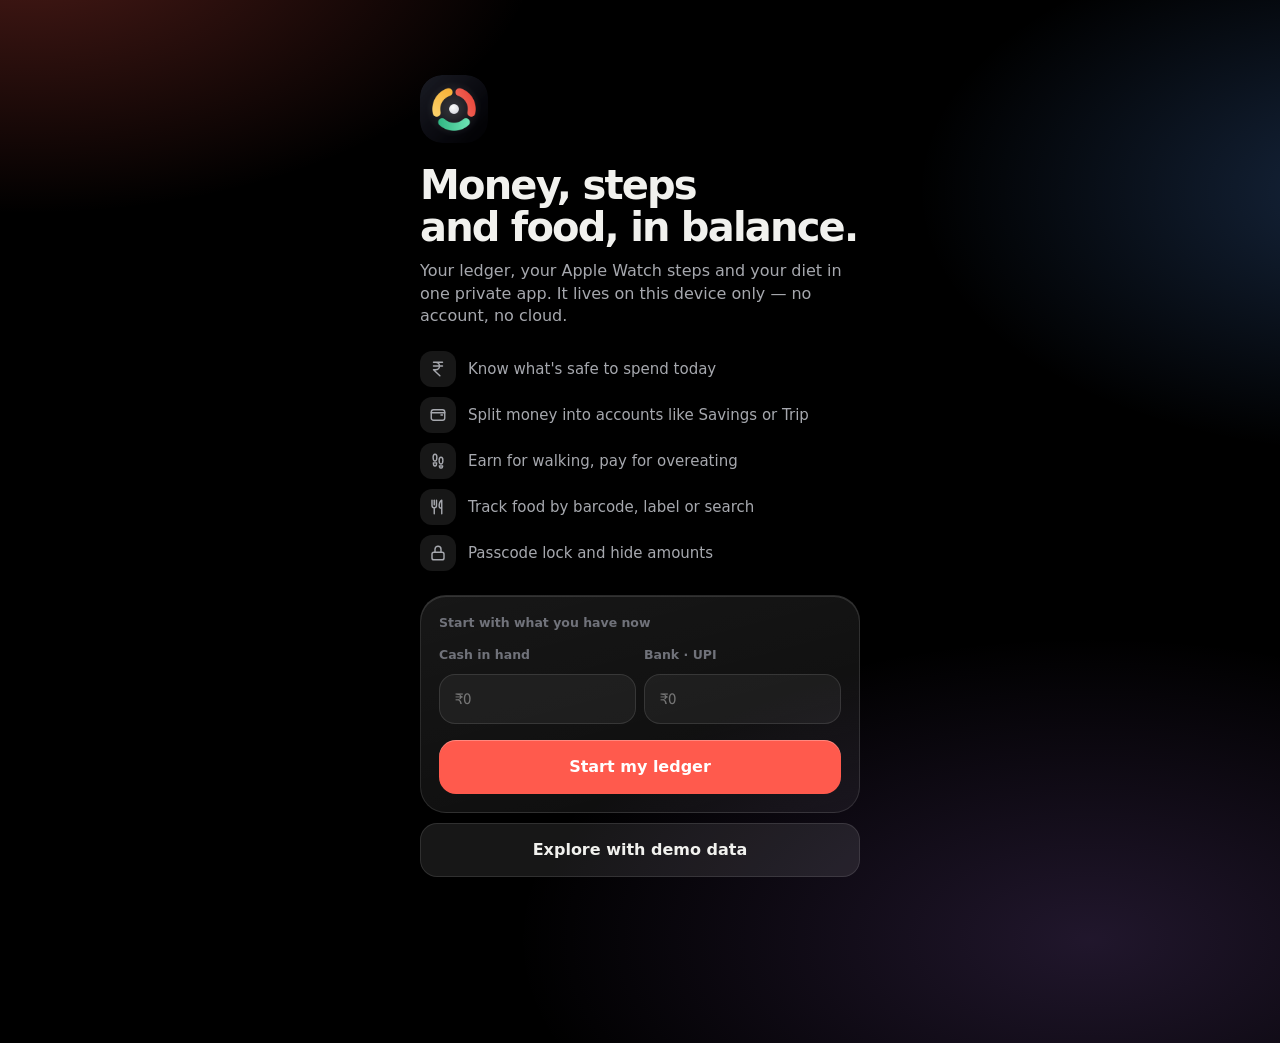
<file: index.html>
<!doctype html>
<html lang="en" data-theme="dark">
<head>
  <meta charset="utf-8">
  <meta name="viewport" content="width=device-width, initial-scale=1, viewport-fit=cover">
  <meta name="theme-color" content="#000000">
  <meta name="apple-mobile-web-app-capable" content="yes">
  <meta name="mobile-web-app-capable" content="yes">
  <meta name="apple-mobile-web-app-status-bar-style" content="black-translucent">
  <meta name="apple-mobile-web-app-title" content="Balance">
  <meta name="format-detection" content="telephone=no">
  <meta name="description" content="Money, steps and food in one private app.">
  <title>Balance</title>
  <link rel="manifest" href="manifest.webmanifest">
  <link rel="icon" href="icons/icon.svg?v=2" type="image/svg+xml">
  <link rel="icon" href="icons/icon-192.png?v=2" type="image/png" sizes="192x192">
  <link rel="apple-touch-icon" href="icons/icon-180.png?v=2">
  <link rel="preload" href="fonts/figures.woff2" as="font" type="font/woff2" crossorigin>
  <link rel="stylesheet" href="css/app.css?v=2.4.0">
  <script>try{var t=(JSON.parse(localStorage.getItem('ledger.v1')||'{}').settings||{}).theme;if(t==='auto')t=matchMedia('(prefers-color-scheme: light)').matches?'light':'dark';if(t)document.documentElement.dataset.theme=t==='light'?'light':'dark'}catch(e){}</script>
</head>
<body>
  <div id="app"></div>
  <div id="chrome"></div>
  <noscript>Balance needs JavaScript turned on.</noscript>
  <script type="module" src="js/app.js?v=2.4.0"></script>
</body>
</html>
</file>
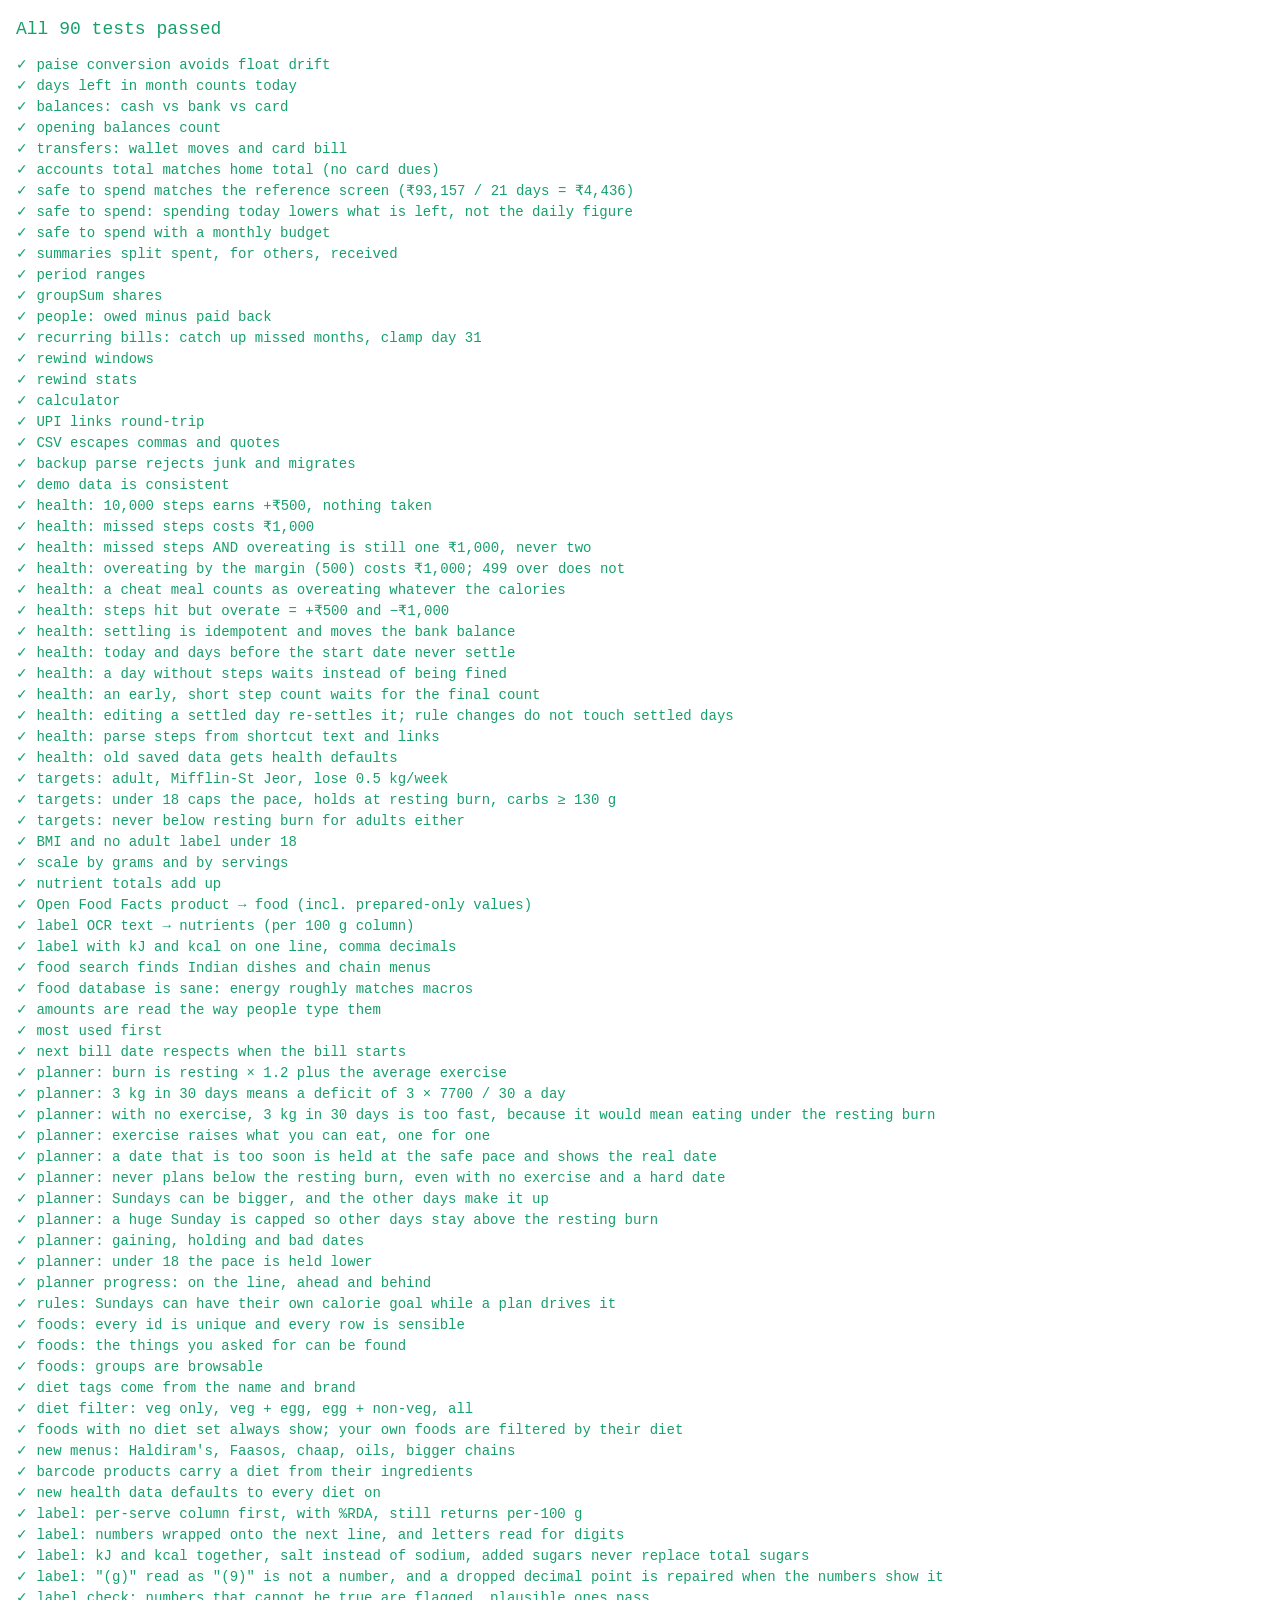
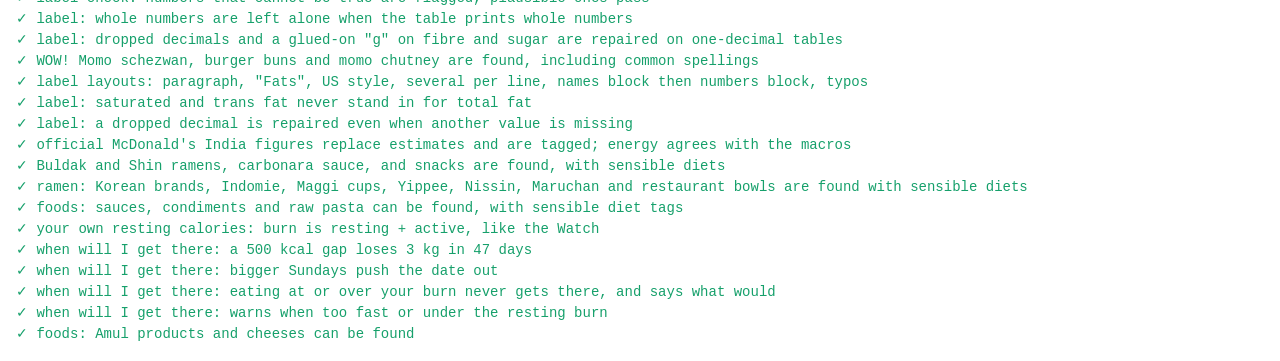
<file: tests/index.html>
<!doctype html>
<html lang="en">
<head>
<meta charset="utf-8"><meta name="viewport" content="width=device-width, initial-scale=1">
<title>Ledger tests</title>
<style>
  :root { color-scheme: light dark; }
  body { font: 14px/1.5 ui-monospace, Menlo, monospace; margin: 16px; background: Canvas; color: CanvasText; }
  .ok { color: #16a06b; } .bad { color: #d9382d; font-weight: bold; }
  #sum { font-size: 18px; margin-bottom: 12px; }
</style>
</head>
<body>
<div id="sum">Running…</div>
<div id="out"></div>
<script type="module">
import * as C from '../js/calc.js';
import * as S from '../js/store.js';
import * as H from '../js/health.js';
import * as N from '../js/nutrition.js';
import * as F from '../js/foods.js';

const results = [];
const test = (name, fn) => { try { fn(); results.push([name, true]); } catch (e) { results.push([name, false, e.message]); } };
const eq = (a, b, msg = '') => { const A = JSON.stringify(a), B = JSON.stringify(b); if (A !== B) throw new Error(`${msg} expected ${B}, got ${A}`); };
const throws = (fn) => { try { fn(); } catch { return; } throw new Error('expected a throw'); };

const base = (entries = [], settings = {}) => ({ ...S.defaultState(), settings: { ...S.defaultState().settings, ...settings }, entries });
const E = (o) => ({ id: Math.random().toString(36), date: '2026-11-10', method: 'upi', accountId: 'acc_savings', ...o });

test('paise conversion avoids float drift', () => { eq(C.toPaise(0.1) + C.toPaise(0.2), 30); eq(C.toPaise('93157'), 9315700); });
test('days left in month counts today', () => { eq(C.daysLeftInMonth('2026-11-10'), 21); eq(C.daysLeftInMonth('2026-02-28'), 1); eq(C.daysLeftInMonth('2028-02-01'), 29); });
test('balances: cash vs bank vs card', () => {
  const s = base([
    E({ type: 'received', amount: 9074000, method: 'cash' }),
    E({ type: 'received', amount: 241700, method: 'upi' }),
    E({ type: 'spent', amount: 10000, method: 'cash' }),
    E({ type: 'spent', amount: 5000, method: 'debit' }),
    E({ type: 'spent', amount: 20000, method: 'credit' }),
    E({ type: 'spent', amount: 99900, method: 'upi', offBalance: true }),
  ]);
  const b = C.balances(s);
  eq(b.cash, 9064000, 'cash'); eq(b.bank, 236700, 'bank'); eq(b.card, 20000, 'card'); eq(b.total, 9300700, 'total');
});
test('opening balances count', () => { const b = C.balances(base([], { openingCash: 100, openingBank: 200 })); eq(b.total, 300); });
test('transfers: wallet moves and card bill', () => {
  const s = base([
    E({ type: 'received', amount: 10000, method: 'upi' }),
    E({ type: 'transfer', kind: 'toCash', amount: 3000 }),
    E({ type: 'spent', amount: 2000, method: 'credit' }),
    E({ type: 'transfer', kind: 'cardBill', amount: 2000 }),
    E({ type: 'transfer', kind: 'account', amount: 1000, accountId: 'acc_savings', toAccountId: 'acc_personal' }),
  ]);
  const b = C.balances(s);
  eq([b.cash, b.bank, b.card], [3000, 5000, 0]);
  const a = C.accountBalances(s);
  eq(a.find((x) => x.id === 'acc_savings').left, 7000);
  eq(a.find((x) => x.id === 'acc_personal').left, 1000);
  eq(a.reduce((t, x) => t + x.left, 0), 8000, 'buckets sum to total');
});
test('accounts total matches home total (no card dues)', () => {
  const s = S.demoState();
  s.entries = s.entries.filter((e) => e.method !== 'credit');
  const a = C.accountBalances(s).reduce((t, x) => t + x.left, 0);
  eq(a, C.balances(s).total);
});
test('safe to spend matches the reference screen (₹93,157 / 21 days = ₹4,436)', () => {
  const s = base([E({ type: 'received', amount: 9315700, date: '2026-11-08' })]);
  const r = C.safeToSpend(s, '2026-11-10');
  eq(r.perDay, 443600); eq(r.daysLeft, 21); eq(r.left, 443600);
});
test('safe to spend: spending today lowers what is left, not the daily figure', () => {
  const s = base([E({ type: 'received', amount: 2100000, date: '2026-11-01' }), E({ type: 'spent', amount: 50000 })]);
  const r = C.safeToSpend(s, '2026-11-10');
  eq(r.perDay, 100000); eq(r.spentToday, 50000); eq(r.left, 50000); eq(r.progress, 0.5);
});
test('safe to spend with a monthly budget', () => {
  const s = base([E({ type: 'spent', amount: 300000, date: '2026-11-02' })], { monthlyBudget: 1350000 });
  const r = C.safeToSpend(s, '2026-11-10');
  eq(r.usedBudget, true); eq(r.perDay, Math.floor((1350000 - 300000) / 21 / 100) * 100);
});
test('summaries split spent, for others, received', () => {
  const r = C.summarize([E({ type: 'spent', amount: 100 }), E({ type: 'forSomeone', amount: 50 }), E({ type: 'received', amount: 500 }), E({ type: 'transfer', kind: 'account', amount: 999 })]);
  eq([r.spent, r.forOthers, r.received, r.net], [150, 50, 500, 350]);
});
test('period ranges', () => {
  eq(C.periodRange('7d', '2026-11-10'), ['2026-11-04', '2026-11-10']);
  eq(C.periodRange('month', '2026-11-10'), ['2026-11-01', '2026-11-10']);
});
test('groupSum shares', () => {
  const g = C.groupSum([E({ amount: 7800, sourceId: 'a' }), E({ amount: 1500, sourceId: 'b' }), E({ amount: 700, sourceId: 'a' })], (e) => e.sourceId);
  eq(g[0].key, 'a'); eq(g[0].amount, 8500); eq(Math.round(g[0].share * 100), 85); eq(g[0].count, 2);
});
test('people: owed minus paid back', () => {
  const s = base([E({ type: 'forSomeone', amount: 45000, personId: 'p', expectBack: true }), E({ type: 'forSomeone', amount: 10000, personId: 'p' }), E({ type: 'received', amount: 20000, personId: 'p', settles: true })]);
  s.people = [{ id: 'p', name: 'Aman' }];
  const p = C.peopleSummary(s)[0];
  eq([p.spentFor, p.owed, p.paidBack, p.owes], [55000, 45000, 20000, 25000]);
});
test('recurring bills: catch up missed months, clamp day 31', () => {
  const s = base(); s.recurring = [{ id: 'r', day: 31, startMonth: '2026-09', lastPosted: null }];
  eq(C.dueRecurring(s, '2026-11-10').map((d) => d.date), ['2026-09-30', '2026-10-31']);
  s.recurring[0].lastPosted = '2026-10';
  eq(C.dueRecurring(s, '2026-11-10'), []);
  eq(C.dueRecurring(s, '2026-11-30').map((d) => d.date), ['2026-11-30']);
  s.recurring[0].paused = true; eq(C.dueRecurring(s, '2026-12-31'), []);
});
test('rewind windows', () => {
  eq(C.rewindWindow('weekly', '2026-11-10'), { from: '2026-11-02', to: '2026-11-08', label: 'Last week' });
  const m = C.rewindWindow('monthly', '2026-11-10'); eq([m.from, m.to], ['2026-10-01', '2026-10-31']);
});
test('rewind stats', () => {
  const s = base([E({ type: 'spent', amount: 1000, date: '2026-11-03', categoryId: 'cat_food' }), E({ type: 'spent', amount: 3000, date: '2026-11-04', categoryId: 'cat_travel' }), E({ type: 'spent', amount: 2000, date: '2026-10-28' })]);
  const r = C.rewind(s, '2026-11-02', '2026-11-08');
  eq([r.spent, r.days, r.noSpendDays, r.prevSpent, r.topCat.key, r.biggest.amount], [4000, 7, 5, 2000, 'cat_travel', 3000]);
  eq(r.change, 1);
});
test('calculator', () => {
  eq(C.evaluate('120+80×2'), 280); eq(C.evaluate('(120+80)×2'), 400); eq(C.evaluate('1,200÷4'), 300);
  eq(C.evaluate('200+10%'), 220); eq(C.evaluate('50%'), 0.5); eq(C.evaluate('−5+10'), 5); eq(C.evaluate('0.1+0.2'), 0.3);
  throws(() => C.evaluate('5÷0')); throws(() => C.evaluate('2+')); throws(() => C.evaluate('alert(1)'));
});
test('UPI links round-trip', () => {
  const link = C.upiLink({ vpa: 'aman@okaxis', name: 'Aman K', amount: 45050, note: 'Dinner' });
  eq(link, 'upi://pay?pa=aman%40okaxis&pn=Aman+K&cu=INR&am=450.50&tn=Dinner');
  eq(C.parseUpi(link), { vpa: 'aman@okaxis', name: 'Aman K', amount: 45050 });
  eq(C.upiLink({ vpa: 'a@b', amount: 100 }, 'gpay'), 'tez://upi/pay?pa=a%40b&pn=a%40b&cu=INR&am=1.00');
  eq(C.upiLink({ vpa: 'a@b' }, 'phonepe').startsWith('phonepe://pay?'), true);
  eq(C.parseUpi('shop@paytm').vpa, 'shop@paytm'); eq(C.parseUpi('hello'), null);
});
test('CSV escapes commas and quotes', () => {
  const s = base([E({ type: 'spent', amount: 12345, note: 'Pizza, "large"', time: '10:00' })]);
  const lines = C.toCSV(s).split('\n');
  eq(lines.length, 2); if (!lines[1].includes('"Pizza, ""large"""')) throw new Error(lines[1]); if (!lines[1].includes('123.45')) throw new Error('amount');
});
test('backup parse rejects junk and migrates', () => {
  throws(() => S.parseBackup('{"foo":1}'));
  const st = S.parseBackup(JSON.stringify({ state: { accounts: [{ id: 'a', name: 'A' }], entries: [], settings: { theme: 'light' } } }));
  eq(st.settings.theme, 'light'); eq(st.settings.rewind, 'weekly');
});
test('demo data is consistent', () => {
  const d = S.demoState();
  for (const e of d.entries) { if (!(e.amount > 0)) throw new Error('bad amount'); if (!/^\d{4}-\d\d-\d\d$/.test(e.date)) throw new Error('bad date'); }
  if (C.balances(d).total <= 0) throw new Error('demo balance should be positive');
});

// ---------- health: steps + food rules ----------
const hs = (days, extra = {}) => { const s = S.defaultState(); s.health = { ...H.defaultHealth(), enabled: true, startDate: '2026-11-01', calorieGoal: 2000, ...extra, days }; return s; };
const meal = (kcal, cheat = false) => ({ id: Math.random().toString(36), name: 'x', kcal, cheat });
const R = H.rulesOf(H.defaultHealth());
test('health: 10,000 steps earns +₹500, nothing taken', () => {
  const v = H.verdict({ steps: 10000, meals: [meal(1800)] }, { ...R, calorieGoal: 2000 });
  eq([v.reward, v.penalty, v.net], [50000, 0, 50000]);
});
test('health: missed steps costs ₹1,000', () => {
  const v = H.verdict({ steps: 9999, meals: [] }, { ...R, calorieGoal: 2000 });
  eq([v.reward, v.penalty], [0, 100000]); eq(v.reasons, ['missed steps']);
});
test('health: missed steps AND overeating is still one ₹1,000, never two', () => {
  const v = H.verdict({ steps: 3000, meals: [meal(2600), meal(300, true)] }, { ...R, calorieGoal: 2000 });
  eq([v.reward, v.penalty, v.net], [0, 100000, -100000]);
  const s = hs({ '2026-11-05': { steps: 3000, meals: [meal(2600), meal(300, true)] } });
  H.syncHealth(s, '2026-11-11'); eq(s.entries.length, 1); eq(C.balances(s).total, -100000);
});
test('health: overeating by the margin (500) costs ₹1,000; 499 over does not', () => {
  const r = { ...R, calorieGoal: 2000 };
  eq(H.verdict({ steps: 12000, meals: [meal(2499)] }, r).penalty, 0);
  eq(H.verdict({ steps: 12000, meals: [meal(2500)] }, r).penalty, 100000);
});
test('health: a cheat meal counts as overeating whatever the calories', () => {
  const v = H.verdict({ steps: 12000, meals: [meal(400, true)] }, { ...R, calorieGoal: 2000 });
  eq(v.penalty, 100000); eq(v.reasons, ['cheat meal']);
});
test('health: steps hit but overate = +₹500 and −₹1,000', () => {
  const v = H.verdict({ steps: 15000, meals: [meal(3000)] }, { ...R, calorieGoal: 2000 }); eq([v.reward, v.penalty, v.net], [50000, 100000, -50000]);
});
test('health: settling is idempotent and moves the bank balance', () => {
  const s = hs({ '2026-11-09': { steps: 11000, meals: [] }, '2026-11-10': { steps: 2000, meals: [] } });
  const c1 = H.syncHealth(s, '2026-11-11');
  eq(c1.map((c) => [c.day, c.delta]), [['2026-11-09', 50000], ['2026-11-10', -100000]]);
  eq(H.syncHealth(s, '2026-11-11'), []); eq(H.syncHealth(s, '2026-11-12'), []);
  eq(s.entries.length, 2); const b = C.balances(s); eq([b.bank, b.cash], [-50000, 0]);
  eq(s.entries.find((e) => e.type === 'received').date, '2026-11-09'); eq(s.entries[0].time, '23:59');
});
test('health: today and days before the start date never settle', () => {
  const s = hs({ '2026-10-31': { steps: 0, meals: [] }, '2026-11-11': { steps: 0, meals: [] } });
  eq(H.syncHealth(s, '2026-11-11'), []); eq(s.entries.length, 0);
});
test('health: a day without steps waits instead of being fined', () => {
  const s = hs({ '2026-11-10': { steps: null, meals: [meal(5000)] } }, { startDate: '2026-11-09' });
  H.syncHealth(s, '2026-11-11'); eq(s.entries.length, 0);
  eq(H.waitingDays(s.health, '2026-11-11'), ['2026-11-10', '2026-11-09']);
});
test('health: an early, short step count waits for the final count', () => {
  const at = (h, m) => { const d = C.parseDate('2026-11-10'); d.setHours(h, m); return d.getTime(); };
  const s = hs({ '2026-11-10': { steps: 4000, stepsAt: at(15, 0), meals: [] } });
  H.syncHealth(s, '2026-11-11'); eq(s.entries.length, 0, 'not fined on a 3 PM count');
  s.health.days['2026-11-10'].stepsAt = at(23, 59); H.syncHealth(s, '2026-11-11'); eq(s.entries.length, 1, '11:59 PM count settles');
  const g = hs({ '2026-11-10': { steps: 10500, stepsAt: at(15, 0), meals: [] } });
  H.syncHealth(g, '2026-11-11'); eq(g.entries[0].type, 'received', 'goal already hit at 3 PM');
});
test('health: editing a settled day re-settles it; rule changes do not touch settled days', () => {
  const s = hs({ '2026-11-10': { steps: 12000, meals: [meal(1500)] } });
  H.syncHealth(s, '2026-11-11'); eq(C.balances(s).total, 50000);
  s.health.days['2026-11-10'].meals.push(meal(900)); // forgot dinner: now 2,400 = 400 over, under the 500 margin
  eq(H.syncHealth(s, '2026-11-11'), []);
  s.health.days['2026-11-10'].meals.push(meal(200, true));
  eq(H.syncHealth(s, '2026-11-11').map((c) => c.delta), [-100000]); eq(C.balances(s).total, -50000);
  s.health.penalty = 500000; s.health.reward = 0; eq(H.syncHealth(s, '2026-11-11'), [], 'frozen rules');
  s.health.days['2026-11-10'].meals.pop(); H.syncHealth(s, '2026-11-11'); eq(C.balances(s).total, 50000, 'removing the cheat meal refunds');
});
test('health: parse steps from shortcut text and links', () => {
  eq(H.parseSteps('2026-11-10=12034'), { '2026-11-10': 12034 });
  eq(H.parseSteps('2026-11-09: 8,250.0\n2026-11-10=12034'), { '2026-11-09': 8250, '2026-11-10': 12034 });
  eq(H.parseSteps('12034', '2026-11-10'), { '2026-11-10': 12034 }); eq(H.parseSteps('hello', '2026-11-10'), {});
  eq(H.parseSteps(decodeURIComponent('2026-11-10%3D9000')), { '2026-11-10': 9000 });
});
test('health: old saved data gets health defaults', () => {
  const st = S.parseBackup(JSON.stringify({ state: { accounts: [{ id: 'a', name: 'A' }], entries: [] } }));
  eq(st.health.enabled, false); eq(st.health.stepGoal, 10000); eq(st.health.penalty, 100000); eq(st.health.days, {});
});

// ---------- nutrition & foods ----------
test('targets: adult, Mifflin-St Jeor, lose 0.5 kg/week', () => {
  const t = N.targets({ sex: 'male', age: 30, heightCm: 175, weightKg: 80, activity: 'light', goal: 'lose', pace: 0.5 });
  eq(t.bmr, 1749); eq(t.maintenance, Math.round(1749 * 1.375)); eq(t.target, Math.round(t.maintenance - 550));
  if (t.protein < 100 || t.fat < 50) throw new Error('macros look off');
});
test('targets: under 18 caps the pace, holds at resting burn, carbs ≥ 130 g', () => {
  const t = N.targets({ sex: 'male', age: 16, heightCm: 183, weightKg: 123.5, bodyFat: 48, activity: 'sedentary', goal: 'lose', pace: 1 });
  eq(t.teen, true); if (t.pace > 0.5) throw new Error('pace not capped');
  if (t.target < t.bmr) throw new Error('below resting burn'); if (t.carbs < 130) throw new Error('carbs under 130');
  if (!t.notes.some((n) => /doctor/i.test(n.t))) throw new Error('no doctor note');
});
test('targets: never below resting burn for adults either', () => {
  const t = N.targets({ sex: 'female', age: 40, heightCm: 155, weightKg: 52, activity: 'sedentary', goal: 'lose', pace: 1 });
  if (t.target < t.bmr) throw new Error('below bmr');
});
test('BMI and no adult label under 18', () => { eq(N.bmi({ heightCm: 180, weightKg: 81 }), 25); eq(N.bmiLabel(25, 16), null); eq(N.bmiLabel(22, 30), 'Healthy'); });
test('scale by grams and by servings', () => {
  const f = { serving: { label: '1 pack', g: 70 }, n: { kcal: 310, p: 7, c: 44, f: 12, fib: 2, sug: 1.5, na: 1100 } };
  eq(N.scale(f, { servings: 2 }).kcal, 620); eq(N.scale(f, { g: 35 }).kcal, 155); eq(N.scale(f, { g: 35 }).p, 3.5);
  eq(N.amountLabel(f, { servings: 0.5 }), '½ × 1 pack'); eq(N.amountLabel(f, { g: 140 }), '140 g');
});
test('nutrient totals add up', () => { const t = N.totals([{ kcal: 100, p: 5 }, { kcal: 250.4, p: 2.25, na: 10 }]); eq([t.kcal, t.p, t.na, t.f], [350, 7.3, 10, 0]); });
test('Open Food Facts product → food (incl. prepared-only values)', () => {
  const f = N.offToFood('890', { product_name: 'Maggi', brands: 'Nestlé, Maggi', serving_quantity: 70, nutriments: { 'energy-kcal_prepared_100g': 384, proteins_100g: 8, sodium_100g: 1.2 } });
  eq([f.n.kcal, f.n.p, f.n.na, f.brand, f.usualG], [384, 8, 1200, 'Nestlé', 70]);
  eq(N.offToFood('1', { nutriments: {} }), null);
  eq(N.offToFood('2', { nutriments: { 'energy-kj_100g': 1674 } }).n.kcal, 400);
});
test('label OCR text → nutrients (per 100 g column)', () => {
  const r = N.parseLabel(`NUTRITION INFORMATION
Per 100 g  Per serve (30 g)
Energy (kcal) 512 154
Protein (g) 7.2 2.2
Carbohydrate (g) 58.4 17.5
Total Sugars (g) 4.1 1.2
Added Sugars (g) 3.0 0.9
Dietary Fibre (g) 2.5 0.8
Total Fat (g) 27.6 8.3
Saturated Fat (g) 12.0 3.6
Sodium (mg) 650 195`);
  eq(r.n, { kcal: 512, p: 7.2, c: 58.4, f: 27.6, fib: 2.5, sug: 4.1, na: 650 }); eq(r.per100, true); eq(r.servingG, 30);
});
test('label with kJ and kcal on one line, comma decimals', () => {
  const r = N.parseLabel('Energy 1674 kJ / 400 kcal\nProtein 10,5 g\nFat 20 g\nCarbohydrates 45 g');
  eq([r.n.kcal, r.n.p, r.n.f, r.n.c], [400, 10.5, 20, 45]);
});
test('food search finds Indian dishes and chain menus', () => {
  const top = (q) => F.searchFoods(q)[0]?.name;
  eq(top('dal tadka restaurant'), 'Dal tadka (restaurant)'); eq(top('maggie'), 'Maggi 2-Minute Masala Noodles');
  eq(top('farmhouse'), 'Farmhouse'); eq(F.searchFoods('farmhouse').some((f) => f.serving.label.startsWith('Medium')), true);
  eq(F.searchFoods('veggie delite').some((f) => f.serving.label === 'Footlong' && f.n.kcal === 460), true);
  eq(top('california burrito chicken').includes('Chicken'), true); eq(top('chole'), 'Chole (home)');
  eq(F.searchFoods('', [], { brandGroup: 'Taco Bell' }).length >= 15, true);
});
test('food database is sane: energy roughly matches macros', () => {
  const bad = F.FOODS.filter((f) => { if (/beer/i.test(f.name)) return false; const e = 4 * f.n.p + 4 * f.n.c + 9 * f.n.f; return f.n.kcal > 40 && Math.abs(e - f.n.kcal) / f.n.kcal > 0.3; });
  if (bad.length) throw new Error(bad.slice(0, 5).map((f) => `${f.name} ${f.n.kcal} vs ${Math.round(4 * f.n.p + 4 * f.n.c + 9 * f.n.f)}`).join('; '));
  const ids = new Set(F.FOODS.map((f) => f.id)); eq(ids.size, F.FOODS.length, 'unique ids');
});

test('amounts are read the way people type them', () => {
  eq(C.parseAmount('1,200'), 120000); eq(C.parseAmount('₹500/-'), 50000); eq(C.parseAmount('Rs. 80'), 8000);
  eq(C.parseAmount('1.5k'), 150000); eq(C.parseAmount('2 lakh'), 20000000); eq(C.parseAmount('120+80'), 20000);
  eq(C.parseAmount('12.50'), 1250); eq(C.parseAmount('3x40'), 12000);
  eq(Number.isNaN(C.parseAmount('')), true); eq(Number.isNaN(C.parseAmount('abc')), true); eq(Number.isNaN(C.parseAmount('1.2.3')), true);
});
test('most used first', () => {
  const ents = [{ categoryId: 'b' }, { categoryId: 'c' }, { categoryId: 'b' }, { categoryId: null }, { categoryId: 'c' }, { categoryId: 'c' }];
  const u = C.usage(ents, 'categoryId');
  eq(C.byUsage([{ id: 'a' }, { id: 'b' }, { id: 'c' }, { id: 'd' }], u).map((x) => x.id), ['c', 'b', 'a', 'd']);
  eq(C.mostUsed(u, 'z'), 'c'); eq(C.mostUsed(new Map(), 'z'), 'z'); eq(C.mostUsed(u, 'z', ['b', 'q']), 'b');
});
test('next bill date respects when the bill starts', () => {
  eq(C.nextBillDate({ day: 5, lastPosted: null, startMonth: '2026-12' }, '2026-11-13'), '2026-12-05');
  eq(C.nextBillDate({ day: 20, lastPosted: null, startMonth: '2026-11' }, '2026-11-13'), '2026-11-20');
  eq(C.nextBillDate({ day: 5, lastPosted: '2026-11' }, '2026-11-13'), '2026-12-05');
  eq(C.nextBillDate({ day: 31, lastPosted: '2027-01' }, '2027-02-01'), '2027-02-28');
});

// ---- weight goal planner (2026-11-14 is a Saturday, so 2026-11-15 is the first Sunday)
const P = { sex: 'male', age: 25, heightCm: 175, bodyFat: null };
const plan = (o) => N.weightPlan({ profile: P, currentKg: 80, targetKg: 77, today: '2026-11-14', targetDate: '2026-12-14', exerciseKcal: 0, exerciseDays: 7, ...o });
test('planner: burn is resting × 1.2 plus the average exercise', () => {
  const a = plan({}), b = plan({ exerciseKcal: 900, exerciseDays: 7 }), c = plan({ exerciseKcal: 900, exerciseDays: 3 });
  eq(a.burn, a.base); eq(b.burn, a.base + 900); eq(c.exAvg, Math.round(900 * 3 / 7));
});
test('planner: 3 kg in 30 days means a deficit of 3 × 7700 / 30 a day', () => {
  const r = plan({ exerciseKcal: 900 });
  eq(r.ok, true); eq(r.dir, 'lose'); eq(r.days, 30); eq(r.asked.deficit, 770); eq(r.tooFast, false);
  eq(Math.abs(r.weekday - (r.burn - 770)) <= 5, true); eq(r.sunday, r.weekday);
});
test('planner: with no exercise, 3 kg in 30 days is too fast, because it would mean eating under the resting burn', () => {
  const r = plan({}); eq(r.tooFast, true); eq(r.reason, 'floor'); eq(r.weekday, Math.round(r.bmr / 5) * 5);
});
test('planner: exercise raises what you can eat, one for one', () => {
  const easy = { targetKg: 79.5 };
  eq(plan({ ...easy, exerciseKcal: 900 }).weekday - plan({ ...easy }).weekday >= 895, true);
});
test('planner: a date that is too soon is held at the safe pace and shows the real date', () => {
  const r = plan({ targetKg: 70, targetDate: '2026-11-28' });
  eq(r.tooFast, true); eq(r.safe.date > '2026-11-28', true); eq(r.weekday >= r.bmr, true); eq(r.paceKgWeek <= 0.8 + 0.001, true); eq(r.endDate, r.safe.date);
});
test('planner: never plans below the resting burn, even with no exercise and a hard date', () => {
  const r = plan({ currentKg: 60, targetKg: 55, targetDate: '2026-11-21' });
  eq(r.tooFast, true); eq(r.weekday >= r.bmr, true);
});
test('planner: Sundays can be bigger, and the other days make it up', () => {
  const same = plan({ exerciseKcal: 900 });
  const sun = plan({ exerciseKcal: 900, sundayKcal: same.weekday + 800 });
  eq(sun.sunday, same.weekday + 800); eq(sun.weekday < same.weekday, true);
  // the whole period still adds up to the same budget (within the 5 kcal rounding)
  const total = (r) => r.weekday * (r.horizon - r.sundays) + r.sunday * r.sundays;
  eq(Math.abs(total(sun) - same.weekday * same.horizon) <= 5 * same.horizon, true); eq(sun.sundays, 5);
});
test('planner: a huge Sunday is capped so other days stay above the resting burn', () => {
  const r = plan({ sundayKcal: 9000 });
  eq(r.sundayAdjusted, true); eq(r.weekday, Math.round(r.bmr / 5) * 5); eq(r.sunday < 9000, true);
});
test('planner: gaining, holding and bad dates', () => {
  const g = plan({ currentKg: 60, targetKg: 63 }); eq(g.dir, 'gain'); eq(g.weekday > g.burn, true);
  eq(plan({ currentKg: 60, targetKg: 60 }).dir, 'hold');
  eq(plan({ targetDate: '2026-11-14' }).ok, false); eq(plan({ targetDate: '2026-11-01' }).why, 'date');
  eq(N.weightPlan({ profile: P, currentKg: 0, targetKg: 70, today: '2026-11-14', targetDate: '2026-12-14' }).ok, false);
});
test('planner: under 18 the pace is held lower', () => {
  const r = N.weightPlan({ profile: { ...P, age: 16 }, currentKg: 80, targetKg: 70, today: '2026-11-14', targetDate: '2026-12-14' });
  eq(r.tooFast, true); eq(r.paceKgWeek <= 0.4 + 0.001, true); eq(r.notes.some((n) => /doctor/i.test(n.t)), true);
});
test('planner progress: on the line, ahead and behind', () => {
  const pl = { startKg: 80, startDate: '2026-11-14', targetKg: 74, targetDate: '2026-12-14' };
  const at = (kg) => N.planProgress(pl, [{ date: '2026-11-29', kg }], '2026-11-29'); // half way: line says 77
  eq(at(77).status, 'on'); eq(at(76).status, 'ahead'); eq(at(78.5).status, 'behind'); eq(at(77).expected, 77); eq(at(77).moved, 3);
});
test('rules: Sundays can have their own calorie goal while a plan drives it', () => {
  const h = { stepGoal: 10000, calorieGoal: 1700, overMargin: 500, reward: 1, penalty: 2, plan: { apply: true }, planSunday: 2300 };
  eq(H.rulesFor(h, '2026-11-15').calorieGoal, 2300); eq(H.rulesFor(h, '2026-11-16').calorieGoal, 1700);
  eq(H.rulesFor({ ...h, plan: { apply: false } }, '2026-11-15').calorieGoal, 1700); eq(H.rulesFor({ ...h, planSunday: null }, '2026-11-15').calorieGoal, 1700);
});

// ---- the food list
test('foods: every id is unique and every row is sensible', () => {
  const ids = new Set();
  for (const f of F.FOODS) {
    if (ids.has(f.id)) throw new Error('duplicate id ' + f.id); ids.add(f.id);
    const n = f.n; if (!(n.kcal >= 0) || !(f.serving.g > 0)) throw new Error('bad row ' + f.name);
    const kc = 4 * n.p + 4 * n.c + 9 * n.f;
    if (kc >= 60 && Math.abs(kc - n.kcal) / kc > 0.35 && !/beer|cola|coke|sprite|thums|maaza|frooti|juice|sting|bull|monster|wine|whisky/i.test(f.name)) throw new Error(`${f.name}: ${n.kcal} kcal but macros say ${Math.round(kc)}`);
  }
  eq(F.FOODS.length >= 1000, true);
});
test('foods: the things you asked for can be found', () => {
  const find = (q) => F.searchFoods(q, [], { limit: 80 }).map((f) => `${f.brand} ${f.name}`.toLowerCase());
  const has = (q, part) => { if (!find(q).some((n) => n.includes(part))) throw new Error(`"${q}" should find "${part}"`); };
  has('kurkure momo', 'kurkure momo'); has('steamed momos', 'steamed'); has('afghani momo', 'afghani'); has('wow momo', 'wow');
  has('besan chilla', 'besan chilla'); has('kadhi', 'without pakoda'); has('kadhi', 'with pakoda'); has('rajma', 'rajma'); has('chole', 'chole');
  has('manchurian', 'manchurian'); has('chowmein', 'chowmein'); has('hakka', 'hakka'); has('thukpa', 'thukpa'); has('roti', 'roti');
  has('bhindi', 'bhindi'); has('broccoli', 'broccoli'); has('papaya', 'papaya'); has('pomegranate', 'pomegranate'); has('pani puri', 'pani puri'); has('chaat', 'chaat');
});
test('foods: groups are browsable', () => {
  for (const g of ['Momos', 'WOW! Momo', 'Indo-Chinese', 'Vegetables', 'Fruits', 'Snacks', 'Fast food', 'Dry fruits & nuts']) {
    if (!F.BRAND_GROUPS.includes(g)) throw new Error('missing group ' + g);
    if (F.searchFoods('', [], { brandGroup: g }).length < 8) throw new Error(g + ' is nearly empty');
  }
});

// ---------- diet filter and new menus (2.2) ----------
test('diet tags come from the name and brand', () => {
  const d = (q) => F.searchFoods(q)[0]?.diet;
  eq(d('dal tadka restaurant'), 'veg'); eq(d('omelette'), 'egg'); eq(d('butter chicken'), 'nonveg'); eq(d('filet fish'), 'nonveg');
  eq(F.dietOf('Zinger Burger', 'KFC'), 'nonveg'); eq(F.dietOf('Veg Zinger Burger', 'KFC'), 'veg');
  eq(F.dietOf('Chicken & Egg Wrap', 'Faasos'), 'nonveg'); eq(F.dietOf('Egg Paneer Wrap', 'Faasos'), 'egg'); eq(F.dietOf('Soya Chaap Masala', 'Indian'), 'veg');
  eq(F.dietOf('Mystery', 'Indian', 'egg'), 'egg');
  eq(F.dietOf('McChicken Burger', "McDonald's"), 'nonveg'); eq(F.dietOf('McEgg Burger', "McDonald's"), 'egg'); eq(F.dietOf('Chickpea salad', 'Indian'), 'veg'); eq(F.dietOf('Hamburger bun', 'Indian'), 'veg');
  eq(F.FOODS.find((f) => f.name === 'Keema paratha').diet, 'nonveg');
});
test('diet filter: veg only, veg + egg, egg + non-veg, all', () => {
  const kinds = (diets, q = 'wrap') => new Set(F.searchFoods(q, [], { limit: 500, diets }).map((f) => f.diet));
  eq([...kinds(['veg'])].sort(), ['veg']); eq([...kinds(['veg', 'egg'])].sort(), ['egg', 'veg']);
  eq([...kinds(['egg', 'nonveg'])].sort(), ['egg', 'nonveg']); eq([...kinds(['veg', 'egg', 'nonveg'])].sort(), ['egg', 'nonveg', 'veg']);
  eq(F.searchFoods('chicken', [], { limit: 50, diets: ['veg'] }).length, 0, 'no chicken in veg mode');
  eq(F.searchFoods('', [], { brandGroup: 'Faasos', diets: ['veg'] }).every((f) => f.diet === 'veg'), true);
});
test('foods with no diet set always show; your own foods are filtered by their diet', () => {
  const mine = [{ id: 'my:1', name: 'Mystery bar', n: { kcal: 100 }, serving: { label: '1', g: 10 }, source: 'hand' }, { id: 'my:2', name: 'Mystery egg thing', n: { kcal: 100 }, serving: { label: '1', g: 10 }, source: 'hand', diet: 'egg' }];
  eq(F.searchFoods('mystery', mine, { diets: ['veg'] }).map((f) => f.id), ['my:1']); eq(F.searchFoods('mystery', mine, { diets: ['egg'] }).length, 2);
});
test('new menus: Haldiram\'s, Faasos, chaap, oils, bigger chains', () => {
  const has = (q, n = 1) => { if (F.searchFoods(q, [], { limit: 500 }).length < n) throw new Error(`"${q}" found fewer than ${n}`); };
  has('haldirams', 60); has('faasos', 35); has('malai chaap'); has('afghani chaap'); has('veerji'); has('chilli mushroom', 2); has('olive oil'); has('mustard oil');
  has('sunflower oil'); has('coconut oil'); has('groundnut oil'); has('rice bran oil'); has('veg biryani', 3); has('raj kachori'); has('aloo bhujia');
  eq(F.FOODS.filter((f) => f.brandGroup === 'Pizza Hut').length >= 55, true, 'Pizza Hut menu with sizes');
  eq(F.FOODS.some((f) => f.brandGroup === 'Pizza Hut' && f.serving.label.startsWith('Medium')), true);
  eq(F.FOODS.filter((f) => f.brandGroup === "McDonald's").length >= 45, true); eq(F.FOODS.filter((f) => f.brandGroup === 'Taco Bell').length >= 30, true);
  eq(F.FOODS.filter((f) => f.brandGroup === 'Subway' && /wrap|salad/i.test(f.name)).length >= 25, true, 'Subway Indian wraps and salads');
  eq(F.FOODS.find((f) => f.name === 'Olive Oil (extra virgin)').n.kcal, 125);
  eq(F.FOODS.filter((f) => /^Haldiram/.test(f.name)).length, 0, 'no stray Haldiram rows outside the group');
});
test('barcode products carry a diet from their ingredients', () => {
  const p = (tags, allergens = []) => N.offToFood('1', { product_name: 'X', nutriments: { 'energy-kcal_100g': 100 }, ingredients_analysis_tags: tags, allergens_tags: allergens });
  eq(p(['en:vegetarian', 'en:vegan']).diet, 'veg'); eq(p(['en:vegetarian'], ['en:eggs']).diet, 'egg'); eq(p(['en:non-vegetarian']).diet, 'nonveg'); eq(p(['en:maybe-vegetarian']).diet, undefined);
});
test('new health data defaults to every diet on', () => { const h = H.defaultHealth(); eq(h.diet, ['veg', 'egg', 'nonveg']); });

// ---------- label reader hardening (2.2.1) ----------
test('label: per-serve column first, with %RDA, still returns per-100 g', () => {
  const r = N.parseLabel(`NUTRITION FACTS
Per serve (30 g)  %RDA  Per 100 g
Energy 154 kcal 8% 512 kcal
Protein 2.2 g 4% 7.2 g
Carbohydrate 17.5 g 7% 58.4 g
Total Sugars 1.2 g 4.1 g
Dietary Fibre 0.8 g 3% 2.5 g
Total Fat 8.3 g 12% 27.6 g
Sodium 195 mg 8% 650 mg`);
  eq(r.n, { kcal: 512, p: 7.2, c: 58.4, f: 27.6, fib: 2.5, sug: 4.1, na: 650 }); eq(r.columns, 'serve-first');
});
test('label: numbers wrapped onto the next line, and letters read for digits', () => {
  const r = N.parseLabel(`Per 100 g
Energy
512 kcal
Protein
7,2 g
Carbohydrate
5O.4 g
Total Fat 2l.6 g
Dietary Fibre 2.5 g`);
  eq([r.n.kcal, r.n.p, r.n.c, r.n.f, r.n.fib], [512, 7.2, 50.4, 21.6, 2.5]);
});
test('label: kJ and kcal together, salt instead of sodium, added sugars never replace total sugars', () => {
  const r = N.parseLabel(`Per 100 g
Energy 2140 kJ / 512 kcal
Protein 7.2 g
Carbohydrate 58.4 g
of which Sugars 4.1 g
Added Sugars 3.0 g
Total Fat 27.6 g
Salt 1.6 g`);
  eq([r.n.kcal, r.n.sug, r.n.na], [512, 4.1, 640]);
  eq(N.parseLabel('Energy 400 kcal\nAdded Sugars 3.0 g').n.sug, 3);
});

test('label: "(g)" read as "(9)" is not a number, and a dropped decimal point is repaired when the numbers show it', () => {
  const r = N.parseLabel(`NUTRITIONAL INFORMATION
Per 100 g  Per serve (30 g)
Energy (kcal) 512 154
Protein (9) 7.2 2.2
Carbohydrate (9) 58.4 17.5
Dietary Fibre (9 2.5 08
Total Fat (9) 276 83
Sodium (mg) 650 195`);
  eq([r.n.kcal, r.n.p, r.n.c, r.n.fib, r.n.f, r.n.na], [512, 7.2, 58.4, 2.5, 27.6, 650]); eq(r.repaired, ['f']); eq(r.check.ok, true);
});
test('label check: numbers that cannot be true are flagged, plausible ones pass', () => {
  eq(N.checkLabel({ kcal: 512, p: 7.2, c: 58.4, f: 27.6, fib: 2.5, sug: 4.1 }).ok, true);
  eq(N.checkLabel({ kcal: 512, p: 72, c: 58.4, f: 27.6 }).ok, false);
  eq(N.checkLabel({ kcal: 512, p: 7.2, c: 5.8, f: 27.6, sug: 12 }).ok, false);
  eq(N.checkLabel({ kcal: 512 }).ok, null);
});

test('label: whole numbers are left alone when the table prints whole numbers', () => {
  const r = N.parseLabel(`Per 100 g
Energy 380 kcal
Protein 10 g
Carbohydrate 60 g
Total Sugars 12 g
Dietary Fibre 15 g
Total Fat 10 g`);
  eq([r.n.p, r.n.c, r.n.sug, r.n.fib, r.n.f], [10, 60, 12, 15, 10]); eq(r.repaired, []);
});
test('label: dropped decimals and a glued-on "g" on fibre and sugar are repaired on one-decimal tables', () => {
  const r = N.parseLabel(`Per 100 g
Energy 512 kcal
Protein 7.2 g
Carbohydrate 58.4 g
Total Sugars 41 g
Dietary Fibre 2.59 g
Total Fat 27.6 g`);
  eq([r.n.sug, r.n.fib], [4.1, 2.5]); eq(r.repaired.sort(), ['fib', 'sug']);
  eq(N.parseLabel(`Per 100 g\nProtein 7.2 g\nCarbohydrate 58.4 g\nTotal Sugars 419 g\nTotal Fat 27.6 g`).n.sug, 4.1);
});

test('WOW! Momo schezwan, burger buns and momo chutney are found, including common spellings', () => {
  const names = (q) => F.searchFoods(q, [], { limit: 500 }).map((f) => f.name);
  eq(names('shezwan momos').some((n) => /Paneer Schezwan Momo/.test(n)), true); eq(names('wow momo schezwan').length >= 12, true);
  eq(names('burger buns').filter((n) => /Burger Bun/.test(n)).length >= 5, true); eq(names('burger bun').length, names('burger buns').length);
  eq(names('momos chutney').length >= 10, true); eq(names('wow momo chutney').some((n) => /WOW! Momo Red Chutney/.test(n)), true);
  eq(F.FOODS.filter((f) => f.brandGroup === 'WOW! Momo' && f.diet === 'nonveg').every((f) => /chicken/i.test(f.name)), true);
});

// ---------- label layouts seen on real packs (2.2.2) ----------
test('label layouts: paragraph, "Fats", US style, several per line, names block then numbers block, typos', () => {
  const want = { kcal: 512, p: 7.2, c: 58.4, f: 27.6, fib: 2.5, na: 650 };
  const same = (text, keys = Object.keys(want)) => { const r = N.parseLabel(text); for (const k of keys) if (r.n[k] !== want[k]) throw new Error(`${k} was ${r.n[k]}, wanted ${want[k]}`); return r; };
  same('Nutritional Information (Approx. values) per 100 g: Energy 512 kcal, Protein 7.2 g, Carbohydrate 58.4 g (of which Sugars 4.1 g), Total Fat 27.6 g, Dietary Fibre 2.5 g, Sodium 650 mg');
  same('Per 100 g\nEnergy (kcal) 512\nProteins (g) 7.2\nCarbohydrates (g) 58.4\nFats (g) 27.6\nFibre (g) 2.5\nSodium (mg) 650');
  same('Protein 7.2 g Carbohydrate 58.4 g Total Fat 27.6 g\nDietary Fibre 2.5 g Sodium 650 mg Energy 512 kcal');
  same('Nutrient\nPer 100 g\nEnergy\nProtein\nCarbohydrate\nTotal Fat\nDietary Fibre\nSodium\n512 kcal\n7.2 g\n58.4 g\n27.6 g\n2.5 g\n650 mg');
  same('Nutrient\nPer 100 g Per serve\nEnergy\nProtein\nCarbohydrate\nTotal Fat\nSodium\n512\n7.2\n58.4\n27.6\n650\n154\n2.2\n17.5\n8.3\n195', ['kcal', 'p', 'c', 'f', 'na']);
  same('Per 100 g\nEnergy 512 kcal\nProlein 7.2 g\nCarbonydrate 58.4 g\nTotal Fat 27.6 g\nDietary Fiber 2.5 g\nSodlum 650 mg');
  const us = N.parseLabel('Nutrition Facts\nCalories 230\nTotal Fat 8g 10%\nSaturated Fat 1g 5%\nTrans Fat 0g\nCholesterol 0mg 0%\nSodium 160mg 7%\nTotal Carbohydrate 37g 13%\nDietary Fiber 4g 14%\nTotal Sugars 12g\nIncludes 10g Added Sugars 20%\nProtein 3g 6%');
  eq(us.n, { kcal: 230, p: 3, c: 37, f: 8, fib: 4, sug: 12, na: 160 });
  eq(N.parseLabel('Per 100 g\nEnergy 512 kcal\nProtein 7.2 g\nCarbohydrate 58.4 g\nFat 27.6 g\nSalt 1.6 g').n.na, 640);
});
test('label: saturated and trans fat never stand in for total fat', () => {
  eq(N.parseLabel('Saturated Fat 12.0 g\nTrans Fat 0 g\nTotal Fat 27.6 g').n.f, 27.6);
  eq(N.parseLabel('Total Fat 27.6 g\nSaturated Fat 12.0 g').n.f, 27.6);
});

test('label: a dropped decimal is repaired even when another value is missing', () => {
  const r = N.parseLabel('Per 100 g\nEnergy 512 kcal\nCarbohydrate 58.4 g\nTotal Fat 276 g\nDietary Fibre 2.5 g');
  eq(r.n.f, 27.6); eq(r.repaired.includes('f'), true);
});

test('official McDonald\'s India figures replace estimates and are tagged; energy agrees with the macros', () => {
  const f = (n) => F.FOODS.find((x) => x.brandGroup === "McDonald's" && x.name === n);
  eq([f('McAloo Tikki Burger').n.kcal, f('McSpicy Paneer Burger').n.kcal, f('McSpicy Chicken Burger').n.kcal], [353, 705, 481]);
  eq(f('McAloo Tikki Burger').official, "McDonald's India website");
  eq(f('McSpicy Paneer Burger').n.f, 46); eq(f('Fries (Medium)').official, undefined, 'estimates stay untagged');
  const off = F.FOODS.filter((x) => x.official);
  if (off.length < 25) throw new Error('official rows missing');
  for (const x of off) { const e = 4 * x.n.p + 4 * x.n.c + 9 * x.n.f; if (Math.abs(e - x.n.kcal) / x.n.kcal > 0.1) throw new Error(`${x.name}: ${x.n.kcal} vs ${Math.round(e)}`); }
});
test('Buldak and Shin ramens, carbonara sauce, and snacks are found, with sensible diets', () => {
  const names = (q) => F.searchFoods(q, [], { limit: 500 });
  eq(names('buldak').length >= 14, true); eq(names('buldak carbonara').some((x) => /Carbonara Hot Chicken Flavor Ramen/.test(x.name)), true);
  eq(names('carbonara sauce').length >= 2, true); eq(names('shin ramyun').length >= 6, true);
  eq(F.FOODS.find((x) => /Shin Ramyun Veggie/.test(x.name)).diet, 'veg'); eq(F.FOODS.find((x) => /Buldak Carbonara Hot Chicken/.test(x.name)).diet, 'nonveg');
  eq(names('lays').length >= 5, true); eq(names('makhana').length >= 3, true); eq(names('chikki').length >= 3, true); eq(names('pringles').length >= 2, true);
});

test('ramen: Korean brands, Indomie, Maggi cups, Yippee, Nissin, Maruchan and restaurant bowls are found with sensible diets', () => {
  const n = (q) => F.searchFoods(q, [], { limit: 500 });
  eq(n('ramen').length >= 60, true); eq(n('buldak').length >= 20, true); eq(n('neoguri').length >= 2, true); eq(n('jin ramen').length >= 3, true);
  eq(n('indomie').length >= 5, true); eq(n('yippee').length >= 5, true); eq(n('maruchan').length >= 5, true); eq(n('tonkotsu').length >= 2, true);
  eq(F.FOODS.find((x) => /Soon Veggie/.test(x.name)).diet, 'veg'); eq(F.FOODS.find((x) => /Neoguri \(Spicy Seafood/.test(x.name)).diet, 'nonveg');
  eq(F.FOODS.find((x) => /Ajitsuke Tamago/.test(x.name)).diet, 'egg'); eq(F.FOODS.find((x) => /Yippee Magic Masala/.test(x.name)).diet, 'veg');
});

test('foods: sauces, condiments and raw pasta can be found, with sensible diet tags', () => {
  const find = (q, o = {}) => F.searchFoods(q, [], { limit: 80, ...o });
  const has = (q, part) => { if (!find(q).some((f) => `${f.brand} ${f.name}`.toLowerCase().includes(part))) throw new Error(`"${q}" should find "${part}"`); };
  has('ketchup', 'tomato ketchup'); has('soy sauce', 'soy sauce'); has('sriracha', 'sriracha'); has('schezwan sauce', 'schezwan sauce'); has('mayonnaise', 'mayonnaise');
  has('mint chutney', 'mint chutney'); has('pickle', 'mango pickle'); has('honey', 'honey'); has('vinegar', 'vinegar'); has('pesto', 'pesto'); has('hummus', 'hummus');
  has('wheat pasta', 'whole wheat pasta'); has('raw pasta', 'spaghetti'); has('spaghetti', 'spaghetti (durum wheat, dry)'); has('penne', 'penne'); has('macaroni', 'macaroni');
  has('vermicelli', 'vermicelli'); has('chickpea pasta', 'chickpea pasta'); has('atta', 'whole wheat flour'); has('basmati', 'basmati rice (raw)'); has('toor dal', 'toor dal (raw)');
  const diet = (q, name) => (find(q).find((f) => f.name === name) || {}).diet;
  eq(diet('mayonnaise', 'Mayonnaise (regular)'), 'egg'); eq(diet('mayonnaise', 'Veg mayonnaise (eggless)'), 'veg');
  eq(diet('oyster', 'Oyster sauce'), 'nonveg'); eq(diet('fish sauce', 'Fish sauce'), 'nonveg'); eq(diet('worcestershire', 'Worcestershire sauce'), 'nonveg');
  eq(diet('ketchup', 'Tomato ketchup'), 'veg'); eq(diet('egg pasta', 'Egg pasta (dry)'), 'egg'); eq(diet('whole wheat pasta', 'Whole wheat pasta (atta, dry)'), 'veg');
  for (const g of ['Condiments', 'Pasta & grains']) { if (!F.BRAND_GROUPS.includes(g)) throw new Error('missing group ' + g); eq(F.searchFoods('', [], { brandGroup: g }).length > 40, true); }
  // the veg filter hides the egg and fish ones
  const vegOnly = F.searchFoods('sauce', [], { limit: 200, diets: ['veg'] }).map((f) => f.name);
  eq(vegOnly.includes('Oyster sauce') || vegOnly.includes('Fish sauce'), false);
});

// ---- your own numbers, and "when will I get there?"
{
  const P2 = { sex: 'male', age: 25, heightCm: 175, bodyFat: null };
  const eta = (o) => N.weightEta({ profile: P2, currentKg: 80, targetKg: 77, today: '2026-11-24', eatKcal: 2000, exerciseKcal: 700, exerciseDays: 7, restingKcal: 1800, ...o });
  test('your own resting calories: burn is resting + active, like the Watch', () => {
    const r = N.weightPlan({ profile: P2, currentKg: 80, targetKg: 77, today: '2026-11-24', targetDate: '2027-02-24', exerciseKcal: 700, exerciseDays: 7, restingKcal: 1800 });
    eq(r.burn, 2500); eq(r.base, 1800); eq(r.bmr, 1800); eq(r.customResting, true);
    eq(N.weightPlan({ profile: P2, currentKg: 80, targetKg: 77, today: '2026-11-24', targetDate: '2027-02-24' }).customResting, false);
  });
  test('when will I get there: a 500 kcal gap loses 3 kg in 47 days', () => {
    const r = eta({});
    eq(r.ok, true); eq(r.status, 'ok'); eq(r.burn, 2500); eq(r.gap, 500); eq(r.days, 47); eq(r.date, '2027-01-10'); eq(r.weekday, 2000); eq(r.sunday, 2000);
  });
  test('when will I get there: bigger Sundays push the date out', () => {
    const r = eta({ sundayKcal: 3000 });
    eq(r.avgIntake, 2143); eq(r.days, 65); eq(r.sunday, 3000); eq(r.weekday, 2000);
  });
  test('when will I get there: eating at or over your burn never gets there, and says what would', () => {
    const r = eta({ eatKcal: 2600 });
    eq(r.status, 'never'); eq(r.date, null); eq(r.suggest, 1950);
    eq(eta({ currentKg: 77, targetKg: 77 }).status, 'there');
    eq(eta({ currentKg: 60, targetKg: 63, eatKcal: 2000 }).status, 'never'); // eating under your burn won't gain
    eq(eta({ currentKg: 60, targetKg: 63, eatKcal: 3000 }).dir, 'gain');
  });
  test('when will I get there: warns when too fast or under the resting burn', () => {
    const r = eta({ eatKcal: 1200, exerciseKcal: 1200 });
    eq(r.notes.some((n) => /faster than/.test(n.t)), true); eq(r.notes.some((n) => /resting burn/.test(n.t)), true);
    eq(eta({ eatKcal: 2480 }).status, 'long'); eq(eta({ eatKcal: 2450 }).days, 462);
    eq(eta({ eatKcal: 0 }).why, 'eat');
  });
}
test('foods: Amul products and cheeses can be found', () => {
  const find = (q) => F.searchFoods(q, [], { limit: 80 }).map((f) => `${f.brand} ${f.name}`.toLowerCase());
  const has = (q, part) => { if (!find(q).some((n) => n.includes(part))) throw new Error(`"${q}" should find "${part}"`); };
  has('amul cheese slice', 'amul processed cheese slice'); has('amul cheese cube', 'cheese cube'); has('amul taaza', 'taaza'); has('amul gold', 'gold full cream');
  has('amul butter', 'butter (salted'); has('amul ghee', 'pure ghee'); has('amul paneer', 'fresh paneer'); has('amul masti', 'masti'); has('amul kool', 'kool');
  has('mozzarella', 'mozzarella'); has('cheddar', 'cheddar'); has('pizza cheese', 'pizza cheese'); has('amul ice cream', 'ice cream');
  if (!F.BRAND_GROUPS.includes('Amul')) throw new Error('missing Amul group');
  const slice = F.searchFoods('amul cheese slice', [], { limit: 5 }).find((f) => f.name === 'Processed cheese slice');
  eq(slice.brand, 'Amul'); eq(slice.n.kcal, 65); eq(slice.diet, 'veg');
});

const failed = results.filter((r) => !r[1]);
document.getElementById('sum').innerHTML = failed.length ? `<span class="bad">${failed.length} of ${results.length} failed</span>` : `<span class="ok">All ${results.length} tests passed</span>`;
document.getElementById('out').innerHTML = results.map(([n, ok, m]) => `<div class="${ok ? 'ok' : 'bad'}">${ok ? '✓' : '✗'} ${n}${m ? ' — ' + m : ''}</div>`).join('');
window.__results = { total: results.length, failed: failed.map((f) => f[0] + ': ' + f[2]) };
</script>
</body>
</html>
</file>
<file: css/app.css>
/* =====================================================================
   Balance 2.0 — one stylesheet, written through.

   The idea: a passbook. Figures are set in their own condensed face, the balance sits on a
   ruled page with a red margin line, and lists read as ledger lines inside one surface
   instead of a stack of separate cards. Text stays in the phone's own typeface.

   Depth means something: only things that float (tab bar, + button, sheets, toasts) cast a
   shadow and blur what's behind them. Everything in the scrolling page is flat glass.

   Motion answers a touch. Presses squash fast and spring back, sheets arrive quickly and
   leave quicker, and nothing moves on its own except the slow colour wash behind the page.
   ===================================================================== */

@font-face {
  font-family: "Balance Figures"; /* Bricolage Grotesque, digits and money signs only (OFL) */
  src: url("../fonts/figures.woff2") format("woff2");
  font-weight: 400 800; font-stretch: 75% 100%; font-display: swap;
  unicode-range: U+25, U+2B-3A, U+D7, U+20B9, U+2212;
}

:root {
  /* the three colours of the logo: money, steps, food */
  --red: #ff5a4d; --green: #3ecf8e; --amber: #f5b83d; --blue: #5b9dff; --violet: #b57cf5;
  --bg: #000; --bg-2: #0d0e11;
  --ink: #f1f1ee; --ink-2: #a6a8ae; --ink-3: #70727a;
  --accent: var(--red); --accent-ink: #fff;
  --accent-soft: color-mix(in srgb, var(--accent) 15%, transparent);
  --pos: var(--green); --pos-soft: color-mix(in srgb, var(--green) 14%, transparent);
  --neg: #ff6b61; --warn: var(--amber);
  /* glass */
  --g-bg: rgba(255, 255, 255, .05); --g-bg-2: rgba(255, 255, 255, .09);
  --g-brd: rgba(255, 255, 255, .11); --hair: rgba(255, 255, 255, .09);
  --g-hi: inset 0 1px 0 rgba(255, 255, 255, .13);
  --well: rgba(255, 255, 255, .09); /* an inset fill that shows on dark glass and on white paper */
  --glass: rgba(24, 25, 30, .55); --sheet-bg: rgba(15, 16, 20, .9); --sheet-solid: #0f1014;
  --float: 0 16px 44px rgba(0, 0, 0, .5);
  --rule: rgba(255, 255, 255, .045);
  /* older names, still used by a few inline styles */
  --surface: var(--g-bg); --surface-2: var(--g-bg-2); --surface-3: var(--g-bg-2);
  --line: var(--hair); --line-2: var(--g-brd);
  --r-lg: 26px; --r-md: 16px; --r-sm: 12px;
  --font: -apple-system, BlinkMacSystemFont, "SF Pro Text", "Segoe UI", Roboto, system-ui, sans-serif;
  --display: "Balance Figures", -apple-system, BlinkMacSystemFont, "SF Pro Display", "Segoe UI", Roboto, system-ui, sans-serif;
  /* timing: presses are instant, answers are quick, nothing takes longer than .4s */
  --out: cubic-bezier(.16, 1, .3, 1); --spring: cubic-bezier(.34, 1.56, .64, 1); --in: cubic-bezier(.5, 0, .85, .35);
  --tabbar-h: 64px; --tab-bottom: max(10px, calc(env(safe-area-inset-bottom) - 14px));
  color-scheme: dark;
}
:root[data-theme="light"] {
  --red: #e2422f; --green: #0f9d63; --amber: #c88400; --blue: #2f73e0; --violet: #8a4fd6;
  --bg: #edf1f2; --bg-2: #f4f6f7;
  --ink: #0f1317; --ink-2: #4c545c; --ink-3: #7c848d;
  --neg: #d6362b;
  --g-bg: rgba(255, 255, 255, .66); --g-bg-2: rgba(255, 255, 255, .9);
  --g-brd: rgba(15, 25, 35, .09); --hair: rgba(15, 25, 35, .08);
  --g-hi: inset 0 1px 0 rgba(255, 255, 255, .9);
  --well: rgba(15, 25, 35, .065);
  --glass: rgba(255, 255, 255, .7); --sheet-bg: rgba(244, 246, 247, .93); --sheet-solid: #f4f6f7;
  --float: 0 14px 36px rgba(30, 45, 60, .16);
  --rule: rgba(15, 25, 35, .05);
  color-scheme: light;
}
/* each app wears its colour: buttons, links, the + button and the active tab all follow */
body[data-app="health"] { --accent: var(--green); --accent-ink: #03170e; }
body[data-app="food"] { --accent: var(--amber); --accent-ink: #1f1500; }
:root[data-theme="light"] body[data-app="health"], :root[data-theme="light"] body[data-app="food"] { --accent-ink: #fff; }

* { box-sizing: border-box; -webkit-tap-highlight-color: transparent; }
html, body { margin: 0; height: 100%; -webkit-text-size-adjust: 100%; overflow-x: hidden; }
body {
  background: var(--bg); color: var(--ink); font: 15.5px/1.4 var(--font);
  -webkit-font-smoothing: antialiased; overscroll-behavior-y: none;
}
/* a slow colour wash in the app's colour, so the glass has something behind it */
body::before {
  content: ""; position: fixed; inset: -30%; z-index: -1; pointer-events: none;
  background:
    radial-gradient(36% 28% at 20% 14%, color-mix(in srgb, var(--accent) 30%, transparent), transparent 70%),
    radial-gradient(32% 26% at 86% 32%, color-mix(in srgb, var(--blue) 24%, transparent), transparent 70%),
    radial-gradient(40% 30% at 72% 84%, color-mix(in srgb, var(--violet) 18%, transparent), transparent 70%);
  will-change: transform; animation: drift 28s ease-in-out infinite alternate;
}
@keyframes drift {
  0% { transform: translate3d(0, 0, 0) rotate(0deg); }
  100% { transform: translate3d(-4%, 4%, 0) rotate(-6deg) scale(1.05); }
}
button, input, select, textarea { font: inherit; color: inherit; }
button { cursor: pointer; border: 0; background: none; padding: 0; text-align: inherit; }
button, a, .row, .card, .chip, .tab { -webkit-touch-callout: none; touch-action: manipulation; }
button, .tab, .row .t, .chip, .opt, .key, input, select, textarea { outline: none; }
:focus-visible { outline: 2px solid var(--accent); outline-offset: 2px; }
[hidden] { display: none !important; }

/* ---------- type ---------- */
.num, .money, .amt { font-family: var(--display); font-variant-numeric: tabular-nums; font-stretch: 90%; }
.muted { color: var(--ink-2); } .faint { color: var(--ink-3); }
.pos { color: var(--pos); } .neg { color: var(--neg); }
.hidden { display: none !important; }
/* labels are plain sentence case; no shouting capitals */
.eyebrow { font-size: 12.5px; font-weight: 600; color: var(--ink-3); }
.eyebrow .faint { font-weight: 500; opacity: .75; margin-left: 3px; }
.privacy .money { filter: blur(8px); transition: filter .2s; user-select: none; }
.privacy .dg { filter: blur(6px); -webkit-user-select: none; user-select: none; transition: filter .2s; }

/* ---------- shell ---------- */
#app {
  max-width: 480px; margin: 0 auto; min-height: 100%; overflow-x: clip;
  padding: calc(env(safe-area-inset-top) + 12px) 16px calc(var(--tab-bottom) + var(--tabbar-h) + 92px);
}
.topbar { display: flex; align-items: center; justify-content: space-between; gap: 10px; padding: 4px 0 16px; min-height: 64px; }
.brand h1 { font: 800 27px/1 var(--font); letter-spacing: -.035em; margin: 0; white-space: nowrap; }
.brand.with-back { display: flex; align-items: center; gap: 10px; min-width: 0; }
.brand.with-back h1 { font-size: 24px; overflow: hidden; text-overflow: ellipsis; }
.top-actions { display: flex; gap: 6px; flex: none; }
/* 44px: the smallest target a thumb hits reliably */
.icon-btn {
  width: 44px; height: 44px; flex: none; border-radius: 50%; display: grid; place-items: center;
  background: var(--g-bg-2); border: 1px solid var(--g-brd); color: var(--ink); box-shadow: var(--g-hi);
}
.icon-btn svg { width: 19px; height: 19px; }
.icon-btn.on { background: var(--ink); color: var(--bg); }
.icon-btn.dim { color: var(--ink-3); }
.icon-btn[disabled] { opacity: .3; pointer-events: none; }

.section-head { display: flex; align-items: center; justify-content: space-between; gap: 12px; margin: 28px 2px 12px; }
.section-head.first { margin-top: 4px; }
.section-head h2 { margin: 0; font: 700 18px/1.2 var(--font); letter-spacing: -.015em; }
/* text buttons get a padded hit area that doesn't shift the layout */
.link { color: var(--accent); font-weight: 600; font-size: 15px; padding: 12px 8px; margin: -12px -8px; border-radius: 10px; }
:root[data-theme="light"] body[data-app="food"] .link { color: #9a6400; }
.foot-note { text-align: center; color: var(--ink-3); font-size: 13px; margin: 24px 10px; line-height: 1.5; }
.foot-note .link { font-size: 13px; }

/* ---------- press feedback: squash in fast, spring back out ---------- */
.btn, .icon-btn, .row, .card.tap, .stat, .chip, .opt, .cat, .key, .pad button, .qa, .app-card, .fab, .more-btn, .seg button {
  transition: transform .34s var(--spring), background-color .2s, color .2s, border-color .2s, box-shadow .2s, opacity .2s;
}
:is(.btn, .icon-btn, .row, .card.tap, .stat, .chip, .opt, .cat, .key, .pad button, .qa, .app-card, .fab, .more-btn):active { transition-duration: .07s; }
.btn:active { transform: scale(.975, .95); }
.icon-btn:active { transform: scale(.88); }
.card.tap:active, .app-card:active { transform: scale(.975); }
.chip:active, .opt:active, .cat:active, .qa:active { transform: scale(.94, .92); }
.key:active, .pad button:active { transform: scale(.92); background: var(--g-bg-2); }

/* ---------- surfaces ---------- */
.card {
  background: linear-gradient(165deg, var(--g-bg-2), var(--g-bg)); border: 1px solid var(--g-brd); border-radius: var(--r-lg);
  padding: 18px; position: relative; overflow: hidden; box-shadow: var(--g-hi);
}
.card + .card { margin-top: 12px; }
.card.tap { cursor: pointer; display: block; width: 100%; }
.hero { padding: 20px; background: radial-gradient(120% 90% at 100% 0%, var(--accent-soft), transparent 60%), linear-gradient(165deg, var(--g-bg-2), var(--g-bg)); }

/* the balance: a ruled passbook page with its red margin line */
.hero.page {
  padding: 20px 20px 0 36px;
  background:
    repeating-linear-gradient(to bottom, transparent 0 27px, var(--rule) 27px 28px),
    linear-gradient(165deg, var(--g-bg-2), var(--g-bg));
}
.hero.page::before { content: ""; position: absolute; left: 22px; top: 0; bottom: 0; width: 1.5px; background: color-mix(in srgb, var(--red) 62%, transparent); }
.hero .total { font: 700 58px/1 var(--display); font-stretch: 78%; letter-spacing: -.01em; margin: 8px 0 6px; transform-origin: left center; }
.hero .total .cur { font-weight: 500; color: var(--ink-2); margin-right: 3px; }
.hero .delta { font-size: 13.5px; color: var(--ink-2); padding-bottom: 2px; }
.split { display: grid; grid-auto-flow: column; grid-auto-columns: 1fr; margin: 16px -20px 0 -36px; border-top: 1px solid var(--hair); }
.pill { padding: 12px 12px 14px 14px; min-width: 0; border-left: 1px solid var(--hair); }
.pill:first-child { border-left: 0; padding-left: 36px; }
.pill .eyebrow { font-size: 12px; display: flex; align-items: center; gap: 6px; white-space: nowrap; }
.pill .v { font: 650 18px/1.2 var(--display); margin-top: 4px; white-space: nowrap; overflow: hidden; text-overflow: ellipsis; }
.dot { width: 7px; height: 7px; border-radius: 50%; background: var(--ink-3); flex: none; }
.dot.d-cash { background: var(--amber); } .dot.d-bank { background: var(--blue); } .dot.d-card { background: var(--red); }

/* the moment money moves */
.coin { position: fixed; left: 0; top: 0; z-index: 130; pointer-events: none; }
.coin b { display: block; width: 18px; height: 18px; margin: -9px 0 0 -9px; border-radius: 50%; background: radial-gradient(circle at 35% 30%, #fff1c2, #f5b83d 55%, #b97a10); box-shadow: 0 0 16px rgba(245, 184, 61, .65); }
.bump-in { animation: bumpIn .55s var(--out); }
.bump-out { animation: bumpOut .5s var(--out); }
@keyframes bumpIn { 0% { transform: scale(1); } 30% { transform: scale(1.07, 1.1); color: var(--pos); } 100% { transform: scale(1); } }
@keyframes bumpOut { 0% { transform: scale(1); } 30% { transform: scale(.95, .92); color: var(--neg); } 100% { transform: scale(1); } }

.safe { margin-top: 12px; }
.safe .big { font: 700 40px/1 var(--display); font-stretch: 80%; margin: 10px 0 14px; }
.safe .big small { font: 500 14.5px var(--font); color: var(--ink-2); margin-left: 8px; }
.meter { height: 8px; border-radius: 99px; background: var(--well); overflow: hidden; }
.meter > i { display: block; height: 100%; border-radius: 99px; background: var(--ink); transform-origin: left; transition: width .4s var(--out); }
.meter.low > i { background: var(--warn); } .meter.over > i { background: var(--neg); } .meter.good > i { background: var(--pos); }
.safe .foot { margin-top: 10px; font-size: 13px; color: var(--ink-2); }
.help { width: 28px; height: 28px; border-radius: 50%; border: 1px solid var(--g-brd); display: grid; place-items: center; font-size: 13px; color: var(--ink-2); }
.view.refresh .meter > i { animation: growX .5s var(--out) both; }
@keyframes growX { from { transform: scaleX(0); } }
@keyframes growY { from { transform: scaleY(0); } }

/* three figures side by side read as one strip, not three cards */
.stats { display: grid; grid-template-columns: repeat(3, 1fr); margin-top: 12px; background: var(--g-bg); border: 1px solid var(--g-brd); border-radius: 20px; overflow: hidden; box-shadow: var(--g-hi); }
.stat { padding: 13px 14px 14px; min-width: 0; text-align: left; border-left: 1px solid var(--hair); }
.stat:first-child { border-left: 0; }
button.stat:active { background: var(--g-bg-2); }
.stat .v { font: 650 18px/1.2 var(--display); margin-top: 5px; white-space: nowrap; overflow: hidden; text-overflow: ellipsis; }
.rw-grid { display: grid; grid-template-columns: 1fr 1fr; gap: 8px; }
.rw-grid .stat { background: var(--g-bg); border: 1px solid var(--g-brd); border-radius: var(--r-md); }

/* last 7 days */
.spark { display: flex; align-items: flex-end; gap: 6px; height: 64px; margin-top: 14px; }
.spark .b { flex: 1; display: flex; flex-direction: column; align-items: center; gap: 6px; height: 100%; justify-content: flex-end; position: relative; }
.spark .b i { width: 100%; max-width: 26px; border-radius: 4px 4px 2px 2px; background: var(--well); min-height: 3px; transform-origin: bottom; }
.spark .b.has i { background: var(--ink-2); }
.spark .b.today i, .spark .b.today.has i { background: var(--accent); }
.spark .b span { font-size: 11px; color: var(--ink-3); font-weight: 600; }
.spark .b:hover::after, .spark .b:focus::after {
  content: attr(data-tip); position: absolute; bottom: 100%; margin-bottom: 4px; white-space: nowrap;
  background: var(--ink); color: var(--bg); font-size: 11.5px; padding: 4px 7px; border-radius: 6px; font-weight: 600; z-index: 2;
}
.view.refresh .spark .b.today i { animation: growY .45s var(--spring) both; }

/* ---------- ledger lines ---------- */
.row {
  display: flex; align-items: center; gap: 12px; padding: 12px 14px; min-height: 64px; width: 100%; text-align: left; cursor: pointer;
  background: linear-gradient(165deg, var(--g-bg-2), var(--g-bg)); border: 1px solid var(--g-brd); border-radius: 20px; box-shadow: var(--g-hi);
}
.row:active { transform: scale(.98); background: var(--g-bg-2); }
.row.static, div.row { cursor: default; }
.row.static:active, div.row:active { transform: none; background: linear-gradient(165deg, var(--g-bg-2), var(--g-bg)); }
/* a list is one surface with a hairline between lines, like a page of a passbook */
.list { display: flex; flex-direction: column; background: var(--g-bg); border: 1px solid var(--g-brd); border-radius: var(--r-lg); overflow: hidden; box-shadow: var(--g-hi); }
.list > .row { background: none; border: 0; border-radius: 0; box-shadow: none; position: relative; }
.list > .row + .row::before { content: ""; position: absolute; left: 14px; right: 14px; top: 0; height: 1px; background: var(--hair); }
.list > .row:active { transform: none; background: var(--g-bg-2); }
.list > div.row:active, .list > .row.static:active { background: none; }
.card .list { background: none; border: 0; border-radius: 0; box-shadow: none; margin: 0 -4px; }
.card .list > .row { padding-left: 4px; padding-right: 4px; }
.card .list > .row + .row::before { left: 4px; right: 4px; }
.row .ic { width: 40px; height: 40px; border-radius: 13px; display: grid; place-items: center; flex: none; background: var(--well); font-size: 17px; }
.row .ic.in { background: var(--pos-soft); color: var(--pos); }
.row .ic.out { color: var(--ink); }
.row .ic.mv { color: var(--blue); background: color-mix(in srgb, var(--blue) 14%, transparent); }
.row .ic svg { width: 18px; height: 18px; }
.row .mid { flex: 1; min-width: 0; }
.row .t { font-weight: 620; white-space: nowrap; overflow: hidden; text-overflow: ellipsis; }
.row .s { font-size: 13px; color: var(--ink-3); white-space: nowrap; overflow: hidden; text-overflow: ellipsis; margin-top: 2px; }
.row.wrap .s { white-space: normal; line-height: 1.35; }
.row .amt { font-weight: 650; font-size: 16.5px; line-height: 1; white-space: nowrap; }
.row .amt.in { color: var(--pos); }
.row .amt.off { color: var(--ink-3); text-decoration: line-through; text-decoration-thickness: 1px; }
.row .chev { color: var(--ink-3); display: grid; flex: none; }
.row .chev svg { width: 18px; height: 18px; }
.rw-cta { background: linear-gradient(135deg, var(--accent-soft), transparent 70%), var(--g-bg); }
.tag { display: inline-block; font-size: 11px; font-weight: 650; padding: 2px 7px; border-radius: 7px; background: var(--well); color: var(--ink-2); margin-left: 6px; vertical-align: 1px; }
.tag.warn { background: color-mix(in srgb, var(--warn) 18%, transparent); color: var(--warn); }
:root[data-theme="light"] .tag.warn { color: #8a5a00; }
.day-head { display: flex; justify-content: space-between; margin: 20px 6px 8px; font-size: 13px; font-weight: 600; color: var(--ink-3); }
.empty { text-align: center; padding: 30px 20px; color: var(--ink-3); border: 1px dashed var(--g-brd); border-radius: var(--r-lg); margin-top: 12px; }
.empty b { display: block; color: var(--ink); font-size: 16px; margin-bottom: 4px; }
.line-item { display: flex; align-items: center; gap: 12px; padding: 14px 0; border-bottom: 1px solid var(--hair); min-height: 56px; }
.line-item:last-child { border-bottom: 0; }
.line-item .grow { flex: 1; min-width: 0; }
.line-item .t { font-weight: 600; }
.line-item .s { font-size: 13px; color: var(--ink-3); }
.line-item .ic { background: var(--well); }
.divider { height: 1px; background: var(--hair); margin: 18px 0; }

/* ---------- chips, segments ---------- */
.chips { display: flex; gap: 8px; overflow-x: auto; scrollbar-width: none; margin: 0 -16px; padding: 2px 16px; }
.chips::-webkit-scrollbar { display: none; }
.chips.wrap { flex-wrap: wrap; overflow: visible; margin: 0; padding: 0; }
.chip { flex: none; min-height: 40px; padding: 0 16px; border-radius: 99px; border: 1px solid var(--g-brd); background: var(--g-bg); color: var(--ink-2); font-size: 14px; font-weight: 600; }
.chip.on { background: var(--ink); color: var(--bg); border-color: var(--ink); }
.seg { display: grid; grid-auto-flow: column; grid-auto-columns: 1fr; background: var(--g-bg); border: 1px solid var(--g-brd); border-radius: 16px; padding: 4px; gap: 4px; }
.seg button { min-height: 44px; padding: 0 6px; border-radius: 12px; font-size: 14px; font-weight: 650; white-space: nowrap; color: var(--ink-2); text-align: center; }
.seg button.on { background: var(--ink); color: var(--bg); }
.seg button:active { transform: scale(.96); }
.seg.mini { flex: none; border-radius: 13px; padding: 3px; gap: 2px; }
.seg.mini button { min-height: 36px; padding: 0 11px; font-size: 13.5px; border-radius: 10px; }

/* ---------- ledger tab ---------- */
.bars { display: flex; flex-direction: column; gap: 14px; }
.bar-row .top { display: flex; justify-content: space-between; gap: 10px; font-weight: 600; }
.bar-row .track, .mac .track, .line-item .track { height: 7px; border-radius: 99px; background: var(--well); margin: 7px 0 4px; overflow: hidden; }
.bar-row .track i, .mac .track i, .line-item .track i { display: block; height: 100%; background: var(--red); border-radius: 99px; }
.bar-row.inc .track i, .line-item .track i { background: var(--pos); }
.bar-row .sub { font-size: 12.5px; color: var(--ink-3); }
.kv { display: grid; grid-template-columns: 1fr 1fr; gap: 8px; }
.kv .eyebrow { margin-bottom: 4px; }
.kv .v { font: 700 32px/1.1 var(--display); font-stretch: 80%; }

/* ---------- accounts ---------- */
.acct .head { display: flex; justify-content: space-between; align-items: baseline; gap: 12px; }
.acct .name { font: 700 18px/1.2 var(--font); letter-spacing: -.01em; }
.acct .bal { font: 700 22px/1 var(--display); font-stretch: 82%; }
.acct .meta { display: flex; gap: 22px; margin-top: 12px; font-size: 12.5px; color: var(--ink-3); }
.acct .meta b { display: block; color: var(--ink); font: 600 15px/1.3 var(--display); margin-top: 2px; }
.acct .share { height: 4px; background: var(--well); border-radius: 99px; margin-top: 14px; overflow: hidden; }
.acct .share i { display: block; height: 100%; background: var(--ink-2); border-radius: 99px; }

/* ---------- settings-style rows inside cards ---------- */
.set-row { display: flex; align-items: center; gap: 14px; text-align: left; }
.set-row .ic { width: 40px; height: 40px; border-radius: 13px; background: var(--well); display: grid; place-items: center; flex: none; color: var(--ink-2); }
.set-row .ic svg { width: 18px; height: 18px; }
.set-row .t { font-weight: 650; font-size: 16px; }
.set-row .s { font-size: 13px; color: var(--ink-3); margin-top: 2px; }
.set-row .go { margin-left: auto; color: var(--ink-3); }

/* ---------- forms ---------- */
.field { margin-top: 18px; }
.field > label, .field > .label, .eyebrow.label { display: block; margin-bottom: 8px; }
.input, select.input, textarea.input {
  width: 100%; min-width: 0; min-height: 50px; background: var(--g-bg); border: 1px solid var(--g-brd); border-radius: var(--r-md);
  padding: 13px 15px; font-size: 16px; transition: border-color .15s;
}
.input:focus { border-color: var(--ink-2); }
select.input option { background: var(--bg-2); color: var(--ink); }
textarea.input { min-height: 88px; resize: vertical; font: 14px/1.4 ui-monospace, Menlo, monospace; }
.amount-box {
  display: flex; align-items: center; gap: 12px; background: var(--g-bg); border: 1.5px solid var(--g-brd);
  border-radius: 20px; padding: 10px 12px 10px 14px; transition: border-color .15s;
}
.amount-box:focus-within { border-color: var(--accent); }
.amount-box .cur { width: 40px; height: 40px; flex: none; border-radius: 12px; display: grid; place-items: center; background: var(--well); font: 650 19px var(--display); }
.amount-box input { flex: 1; min-width: 0; background: none; border: 0; font: 700 36px/1 var(--display); font-stretch: 82%; padding: 4px 0; }
.amount-box input:focus-visible { outline: none; }
.amount-box input::placeholder { color: var(--ink-3); }
.amount-box .calc-btn { width: 44px; height: 44px; flex: none; border-radius: 13px; background: var(--well); display: grid; place-items: center; color: var(--ink-2); }
.amount-box .calc-btn svg { width: 20px; height: 20px; }
.amount-box.nope { border-color: var(--neg); animation: shake .36s; }
.opts { display: grid; grid-template-columns: 1fr 1fr; gap: 8px; }
.opts.three { grid-template-columns: repeat(3, 1fr); }
.opts > *, .cats > * { min-width: 0; }
.opt {
  min-height: 48px; padding: 0 10px; border-radius: 14px; border: 1px solid var(--g-brd); background: var(--g-bg);
  font-size: 14.5px; font-weight: 600; color: var(--ink-2); text-align: center; white-space: nowrap; overflow: hidden; text-overflow: ellipsis;
}
.opt.on { background: var(--ink); color: var(--bg); border-color: var(--ink); }
.opt.add { border-style: dashed; color: var(--ink-3); background: none; }
.cats { display: grid; grid-template-columns: repeat(4, 1fr); gap: 8px; }
.cat { display: flex; flex-direction: column; align-items: center; gap: 6px; padding: 11px 4px; min-height: 66px; border-radius: 14px; border: 1px solid var(--g-brd); background: var(--g-bg); font-size: 12px; font-weight: 600; color: var(--ink-2); }
.cat .e { font-size: 21px; line-height: 1; }
.cat.on { border-color: var(--ink); background: var(--g-bg-2); color: var(--ink); }
.check { display: flex; gap: 14px; align-items: flex-start; padding: 15px; border-radius: var(--r-md); background: var(--g-bg); border: 1px solid var(--g-brd); cursor: pointer; margin-top: 12px; }
.check .box { width: 24px; height: 24px; border-radius: 8px; border: 1.5px solid var(--ink-3); flex: none; display: grid; place-items: center; transition: background-color .15s, border-color .15s; }
.check.on .box { background: var(--ink); border-color: var(--ink); color: var(--bg); }
.check .box svg { width: 16px; height: 16px; animation: pop .28s var(--spring); }
.check .t { font-weight: 650; }
.check .s { font-size: 13px; color: var(--ink-3); margin-top: 2px; }
/* the knob stretches as it travels */
.switch { position: relative; width: 52px; height: 32px; border-radius: 99px; background: var(--well); border: 1px solid var(--g-brd); flex: none; transition: background-color .2s; }
.switch::after { content: ""; position: absolute; top: 3px; left: 3px; width: 24px; height: 24px; border-radius: 99px; background: var(--ink-2); transition: left .3s var(--spring), width .2s var(--out), background-color .2s; }
.switch.on { background: var(--pos); border-color: var(--pos); }
.switch.on::after { left: 23px; background: #fff; }
:active > .switch::after, .switch:active::after { width: 30px; }
:active > .switch.on::after, .switch.on:active::after { left: 17px; }
/* the folded-away part of a form */
.more-btn { display: flex; align-items: center; gap: 8px; width: 100%; min-height: 48px; margin-top: 14px; padding: 0 4px; color: var(--ink-2); font-size: 14.5px; font-weight: 600; }
.more-btn svg { width: 16px; height: 16px; flex: none; transition: transform .25s var(--out); }
.more-btn.open svg { transform: rotate(90deg); }
.more-btn:active { transform: scale(.985); color: var(--ink); }
.more > .field:first-child { margin-top: 4px; }

.btn {
  display: flex; align-items: center; justify-content: center; gap: 8px; width: 100%; min-height: 54px; padding: 0 16px; border-radius: 17px;
  background: var(--ink); color: var(--bg); font-weight: 700; font-size: 16px; text-align: center;
}
.btn svg { width: 18px; height: 18px; flex: none; }
.btn:disabled, .btn[disabled] { opacity: .35; pointer-events: none; }
.btn.accent { background: var(--accent); color: var(--accent-ink); box-shadow: inset 0 1px 0 rgba(255, 255, 255, .28); }
.btn.ghost { background: var(--g-bg-2); color: var(--ink); border: 1px solid var(--g-brd); }
.btn.danger { background: transparent; color: var(--neg); border: 1px solid color-mix(in srgb, var(--neg) 40%, transparent); }
.btn.sm { min-height: 40px; padding: 0 14px; font-size: 14px; width: auto; border-radius: 12px; flex: none; }
.btn.icon-only { flex: 0 0 auto; width: 56px; padding: 0; }
.btn-row { display: flex; gap: 10px; margin-top: 22px; }
.btn-row .btn { flex: 1; }
/* the main action of a long form stays under your thumb while you scroll */
.btn-row.stick { position: sticky; z-index: 3; bottom: 0; } /* measured from the sheet's padding, so 0 is its resting place */
.btn-row.stick::before { content: ""; position: absolute; z-index: -1; left: -18px; right: -18px; top: -18px; bottom: calc(-1 * (env(safe-area-inset-bottom) + 30px)); background: linear-gradient(to bottom, transparent, var(--sheet-solid) 42%); pointer-events: none; }

/* ---------- tab bar and the + button: the only things that float ---------- */
.tabbar {
  --pad: 5px; --gap: 2px;
  position: fixed; left: 50%; transform: translateX(-50%); bottom: var(--tab-bottom); z-index: 20;
  width: min(430px, calc(100% - 32px)); height: var(--tabbar-h); display: grid; grid-template-columns: repeat(var(--n, 5), 1fr);
  padding: var(--pad); gap: var(--gap); border-radius: 999px;
  background: var(--glass); border: 1px solid var(--g-brd); box-shadow: var(--g-hi), var(--float);
  backdrop-filter: blur(30px) saturate(1.9); -webkit-backdrop-filter: blur(30px) saturate(1.9);
  will-change: transform; animation: barIn .4s var(--out) both;
}
.tabbar .ind { /* the pill slides to the tab you picked and settles with a little overshoot */
  position: absolute; top: var(--pad); bottom: var(--pad); border-radius: 999px;
  width: calc((100% - 2 * var(--pad) - (var(--n, 5) - 1) * var(--gap)) / var(--n, 5));
  left: calc(var(--pad) + var(--i, 0) * ((100% - 2 * var(--pad) - (var(--n, 5) - 1) * var(--gap)) / var(--n, 5) + var(--gap)));
  background: var(--g-bg-2); border: 1px solid var(--g-brd); box-shadow: var(--g-hi);
  transition: left .36s cubic-bezier(.3, 1.25, .5, 1);
}
.tab { position: relative; z-index: 1; display: flex; flex-direction: column; align-items: center; justify-content: center; gap: 3px; border-radius: 999px; color: var(--ink-2); font-size: 10.5px; font-weight: 600; transition: color .2s; }
.tab svg { width: 23px; height: 23px; stroke-width: 1.8; }
.tab.on { color: var(--accent); }
:root[data-theme="light"] body[data-app="food"] .tab.on { color: #9a6400; }
.tab:active svg { transform: scale(.86); transition: transform .1s; }
@keyframes barIn { from { opacity: 0; transform: translate(-50%, 24px); } }
.fab {
  position: fixed; z-index: 21; right: max(18px, calc(50% - 215px)); bottom: calc(var(--tab-bottom) + var(--tabbar-h) + 14px);
  width: 60px; height: 60px; border-radius: 50%; display: grid; place-items: center;
  background: var(--accent); color: var(--accent-ink);
  box-shadow: inset 0 1px 0 rgba(255, 255, 255, .45), inset 0 -2px 6px rgba(0, 0, 0, .14), 0 12px 28px color-mix(in srgb, var(--accent) 45%, transparent);
  animation: fabIn .45s var(--spring) .1s both;
}
.fab svg { width: 26px; height: 26px; transition: transform .3s var(--spring); }
.fab:active { transform: scale(.9, .86); }
.fab:active svg { transform: rotate(45deg); } /* winds up before the sheet opens */
@keyframes fabIn { from { opacity: 0; transform: scale(.4); } }
#chrome > * { transition: opacity .2s ease; }
.sheet-open #chrome > *, #chrome.leaving > * { opacity: 0; pointer-events: none; }

/* ---------- sheets ---------- */
.backdrop { position: fixed; inset: 0; background: rgba(0, 0, 0, .52); z-index: 40; opacity: 0; transition: opacity .25s; touch-action: none; }
.backdrop.show { opacity: 1; }
.backdrop.closing { transition: opacity .2s ease-in; }
.sheet {
  position: fixed; left: 50%; bottom: var(--kb, 0px); z-index: 41; width: min(480px, 100%);
  max-height: calc(var(--vvh, 100dvh) - env(safe-area-inset-top) - 10px);
  overflow-x: hidden; overflow-y: auto; overscroll-behavior: contain; touch-action: pan-y; -webkit-overflow-scrolling: touch;
  transform: translate(-50%, 100%); transition: transform .36s var(--out), bottom .2s ease; will-change: transform;
  background: var(--sheet-bg); border: 1px solid var(--g-brd); border-bottom: 0; border-radius: 30px 30px 0 0;
  box-shadow: var(--g-hi), 0 -18px 50px rgba(0, 0, 0, .35);
  backdrop-filter: blur(30px) saturate(1.6); -webkit-backdrop-filter: blur(30px) saturate(1.6);
  padding: 10px 18px calc(env(safe-area-inset-bottom) + 22px);
}
.sheet.show { transform: translate(-50%, 0); }
.sheet.closing { transition: transform .22s var(--in), opacity .22s ease-in; opacity: .5; } /* leaves faster than it arrives */
.sheet.dragging { transition: none; }
.sheet .grab { width: 38px; height: 5px; border-radius: 99px; background: var(--ink-3); opacity: .55; margin: 0 auto 6px; }
.sheet .grab, .sheet-head { touch-action: none; }
.sheet-head { display: flex; align-items: center; justify-content: space-between; gap: 12px; padding: 6px 0; margin-bottom: 12px; }
.sheet-head h3 { margin: 0; font: 750 20px/1.2 var(--font); letter-spacing: -.02em; overflow: hidden; text-overflow: ellipsis; white-space: nowrap; }
.sheet-head .x { width: 44px; height: 44px; flex: none; margin-right: -6px; border-radius: 50%; display: grid; place-items: center; color: var(--ink-2); position: relative; }
.sheet-head .x::before { content: ""; position: absolute; inset: 5px; border-radius: 50%; background: var(--well); z-index: -1; }
.sheet-head .x svg { width: 18px; height: 18px; transition: transform .3s var(--spring); }
.sheet-head .x:active svg { transform: scale(.8) rotate(90deg); }
.sheet p.lead { color: var(--ink-2); margin: 0 0 6px; }
.sheet-body, .sheet .field, .sheet .opts, .sheet .cats { max-width: 100%; min-width: 0; }
.sheet input[type="date"], .sheet input[type="time"] { -webkit-appearance: none; appearance: none; width: 100%; min-width: 0; display: block; text-align: left; }

/* ---------- calculator ---------- */
.calc-display { background: var(--g-bg); border: 1px solid var(--g-brd); border-radius: 20px; padding: 16px 18px; text-align: right; min-height: 104px; }
.calc-display .expr { color: var(--ink-3); font: 500 17px var(--display); min-height: 24px; word-break: break-all; }
.calc-display .res { font: 700 44px/1.1 var(--display); font-stretch: 80%; word-break: break-all; }
.keys { display: grid; grid-template-columns: repeat(4, 1fr); gap: 8px; margin-top: 12px; }
.key { height: 60px; border-radius: 18px; background: var(--g-bg); border: 1px solid var(--g-brd); font: 600 23px/1 var(--display); text-align: center; }
.key.op { color: var(--accent); background: var(--g-bg-2); }
.key.fn { color: var(--ink-2); font-size: 18px; }

/* ---------- lock ---------- */
.lock {
  position: fixed; inset: 0; z-index: 200; display: flex; flex-direction: column; align-items: center;
  padding: calc(env(safe-area-inset-top) + 9vh) 24px 24px; touch-action: none; overscroll-behavior: contain;
  background: var(--bg); /* solid: a full-screen blur made the passcode screen laggy on iPhone */
  animation: fadeIn .2s ease;
}
.lock.out { animation: lockOut .32s var(--out) forwards; pointer-events: none; }
@keyframes lockOut { to { opacity: 0; transform: scale(1.06); } }
.lock .logo, .welcome .logo { width: 68px; height: 68px; border-radius: 22px; overflow: hidden; }
.lock .logo { animation: pop .45s var(--spring) .05s both; }
.lock .logo img, .welcome .logo img { width: 100%; height: 100%; display: block; border-radius: 22px; }
.lock h2 { font: 800 25px/1 var(--font); letter-spacing: -.03em; margin: 22px 0 8px; }
.lock .sub { font-size: 14px; color: var(--ink-2); text-align: center; }
.pin-wrap { position: relative; padding: 28px 28px 32px; }
.pin-dots { display: flex; gap: 18px; justify-content: center; }
/* the real input, invisible, over the dots: the system number keyboard types into it */
.pin-input { position: absolute; inset: 0; width: 100%; height: 100%; padding: 0; border: 0; background: transparent; opacity: .02; font-size: 16px; color: transparent; -webkit-text-fill-color: transparent; caret-color: transparent; text-align: center; outline: none; }
.pin-dots i { width: 14px; height: 14px; border-radius: 50%; border: 1.5px solid var(--ink-3); transition: transform .28s var(--spring), background-color .12s, border-color .12s; }
.pin-dots i.on { background: var(--ink); border-color: var(--ink); transform: scale(1.22); }
.pin-dots.shake { animation: shake .36s; }
.pin-dots.shake i { border-color: var(--neg); }
@keyframes shake { 20%, 60% { transform: translateX(-9px); } 40%, 80% { transform: translateX(9px); } }
@keyframes pop { from { transform: scale(.6); opacity: 0; } }
@keyframes fadeIn { from { opacity: 0; } }

/* ---------- toast ---------- */
.toast {
  position: fixed; left: 50%; top: calc(env(safe-area-inset-top) + 12px); z-index: 120;
  display: flex; gap: 14px; align-items: center; width: max-content; max-width: calc(100% - 32px);
  background: color-mix(in srgb, var(--ink) 90%, transparent); color: var(--bg); padding: 12px 16px; border-radius: 16px;
  font-weight: 600; font-size: 14px; box-shadow: var(--float);
  backdrop-filter: blur(20px); -webkit-backdrop-filter: blur(20px);
  opacity: 0; pointer-events: none; transform: translate(-50%, -14px) scale(.94);
  transition: opacity .18s ease, transform .4s var(--spring);
}
.toast.show { opacity: 1; transform: translate(-50%, 0) scale(1); pointer-events: auto; }
.toast button { color: var(--red); font-weight: 750; padding: 8px; margin: -8px; }
:root[data-theme="dark"] .toast button { color: #c8291c; }

/* ---------- search ---------- */
.search-box { display: flex; align-items: center; gap: 10px; min-height: 50px; background: var(--g-bg); border: 1px solid var(--g-brd); border-radius: 16px; padding: 0 14px; }
.search-box svg { width: 18px; height: 18px; color: var(--ink-3); flex: none; }
.search-box input { flex: 1; min-width: 0; background: none; border: 0; padding: 14px 0; font-size: 16px; }

/* ---------- rewind ---------- */
.rewind-hero { text-align: center; padding: 6px 0 18px; }
.rewind-hero .big { font: 700 60px/1 var(--display); font-stretch: 78%; margin: 10px 0 6px; }

/* ---------- first run ---------- */
.welcome { padding: 7vh 4px 0; }
.welcome h1 { font: 800 40px/1.04 var(--font); letter-spacing: -.045em; margin: 22px 0 12px; }
.welcome p { color: var(--ink-2); font-size: 16px; margin: 0 0 24px; }
.feature-list { display: grid; gap: 10px; margin-bottom: 24px; }
.feature-list div { display: flex; gap: 12px; align-items: center; color: var(--ink-2); font-size: 15px; }
.feature-list span { width: 36px; height: 36px; border-radius: 12px; background: var(--well); display: grid; place-items: center; flex: none; }
.feature-list svg { width: 18px; height: 18px; }

/* ---------- nudges above the balance ---------- */
.install { display: flex; gap: 12px; align-items: center; margin-bottom: 12px; padding: 12px 8px 12px 14px; }
.install > div:not(.ic-lock) { flex: 1; min-width: 0; }
.install .logo-sm, .install .ic-lock { width: 42px; height: 42px; border-radius: 12px; flex: none; }
.install .ic-lock { display: grid; place-items: center; background: var(--well); }
.install .ic-lock svg { width: 19px; height: 19px; }
.install .t { font-weight: 700; }
.install .s { font-size: 13px; color: var(--ink-2); margin-top: 1px; line-height: 1.35; }
.install .s svg { width: 14px; height: 14px; vertical-align: -2px; }
.install .x { width: 44px; height: 44px; flex: none; display: grid; place-items: center; color: var(--ink-3); border-radius: 50%; }
.install .x svg { width: 16px; height: 16px; }

/* ---------- health ---------- */
.h-nav { display: flex; align-items: center; justify-content: space-between; gap: 10px; margin: 0 0 12px; }
.h-nav .when { text-align: center; flex: 1; }
.h-nav .when b { display: block; font: 700 18px/1.2 var(--font); letter-spacing: -.01em; }
.h-nav .when span { font-size: 13px; color: var(--ink-3); }
.h-nav .fwd svg { transform: scaleX(-1); }
.h-big { font: 700 40px/1.05 var(--display); font-stretch: 80%; font-variant-numeric: tabular-nums; margin-top: 6px; }
.h-big small { font: 600 15px var(--font); color: var(--ink-3); margin-left: 6px; }
.h-card { margin-top: 12px; }
.h-card .head { display: flex; justify-content: space-between; align-items: center; gap: 8px; }
.h-card .head .eyebrow { display: flex; align-items: center; gap: 8px; }
.h-card .head .eyebrow svg { width: 16px; height: 16px; }
.h-card .foot { font-size: 13.5px; color: var(--ink-3); margin-top: 10px; }
.h-btns { display: flex; gap: 8px; margin-top: 14px; }
.h-btns .btn { flex: 1; min-height: 48px; padding: 0 10px; font-size: 14.5px; }
.verdict { margin-top: 12px; }
.verdict .t { font-weight: 700; font-size: 16px; }
.verdict .s { font-size: 13.5px; color: var(--ink-3); margin-top: 4px; }
.verdict .amts { display: flex; gap: 10px; flex-wrap: wrap; margin-top: 10px; }
.verdict .amts span { padding: 6px 10px; border-radius: 10px; font-weight: 700; font-size: 15px; background: var(--well); }
.verdict .amts .plus { background: var(--pos-soft); color: var(--pos); }
.verdict .amts .minus { background: color-mix(in srgb, var(--neg) 15%, transparent); color: var(--neg); }
.rule-list { margin: 14px 0 4px; padding: 0; list-style: none; display: grid; gap: 10px; }
.rule-list li { display: flex; gap: 12px; align-items: flex-start; font-size: 15px; }
.rule-list li b.plus { color: var(--pos); white-space: nowrap; }
.rule-list li b.minus { color: var(--neg); white-space: nowrap; }
.rule-list .e { width: 28px; flex: 0 0 28px; text-align: center; font-size: 18px; }
.steps-guide { padding-left: 20px; margin: 8px 0 0; display: grid; gap: 10px; font-size: 15px; line-height: 1.5; }
.steps-guide code, .code-line { font: 12.5px/1.5 ui-monospace, Menlo, monospace; background: var(--well); padding: 2px 6px; border-radius: 6px; word-break: break-all; }
.code-line { display: block; padding: 10px 12px; margin-top: 8px; }

/* ---------- food ---------- */
.kc-row { display: flex; justify-content: space-between; align-items: flex-end; gap: 10px; }
.kc-row .eaten { text-align: right; display: flex; flex-direction: column; gap: 4px; }
.kc-row .eaten b { font: 700 22px/1 var(--display); font-stretch: 82%; }
.macs { display: grid; grid-template-columns: repeat(3, 1fr); gap: 10px; margin-top: 16px; }
.mac .top { display: flex; flex-direction: column; gap: 3px; font-size: 12.5px; color: var(--ink-3); }
.mac .top b { color: var(--ink); font-size: 16px; }
.mac .top small { color: var(--ink-3); font: 500 12px var(--font); }
.mac .track { height: 6px; }
.mac.pro .track i { background: var(--blue); } .mac.carb .track i { background: var(--amber); } .mac.fat .track i { background: var(--violet); }
.qas { display: grid; grid-template-columns: repeat(4, 1fr); gap: 8px; margin-top: 14px; }
.qa { display: flex; flex-direction: column; align-items: center; justify-content: center; gap: 6px; min-height: 64px; padding: 10px 4px; border-radius: 16px; background: var(--well); color: var(--ink); font-size: 13px; font-weight: 650; border: 1px solid var(--hair); }
.qa svg { width: 20px; height: 20px; }
.cups { display: flex; flex-wrap: wrap; gap: 6px; margin-top: 12px; }
.cups i { width: 18px; height: 24px; border-radius: 5px; border: 1.5px solid var(--ink-3); opacity: .45; }
.cups i.on { background: var(--blue); border-color: var(--blue); opacity: 1; }
.tg-grid { display: grid; grid-template-columns: repeat(3, 1fr); gap: 12px 8px; margin-top: 14px; }
.tg-grid div { display: flex; flex-direction: column; gap: 2px; }
.tg-grid span { font-size: 12.5px; color: var(--ink-3); }
.tg-grid b { font-size: 16px; }
.notes { display: grid; gap: 10px; margin-top: 14px; }
.note { display: flex; flex-direction: column; gap: 3px; font-size: 14px; padding-left: 12px; border-left: 3px solid var(--well); }
.note span { color: var(--ink-3); }
.note.warn { border-left-color: var(--neg); }
.nf-grid { display: grid; grid-template-columns: 1fr 1fr; gap: 12px; margin-top: 16px; }
.nf-grid.three { grid-template-columns: repeat(3, 1fr); }
.amt-hero { text-align: center; margin-top: 18px; }
.scan-box { position: relative; border-radius: 18px; overflow: hidden; background: #000; aspect-ratio: 4 / 3; }
.scan-box video { width: 100%; height: 100%; object-fit: cover; display: block; }
.scan-box .aim { position: absolute; left: 12%; right: 12%; top: 38%; bottom: 38%; border: 2px solid rgba(255, 255, 255, .85); border-radius: 12px; box-shadow: 0 0 0 999px rgba(0, 0, 0, .25); }
.wspark { width: 100%; height: 54px; margin-top: 10px; color: var(--accent); }

/* food names in the picker can be long ("Chicken Darjeeling Steam Momo"): let them wrap */
.row[data-pick-food] .t { white-space: normal; display: -webkit-box; -webkit-line-clamp: 2; -webkit-box-orient: vertical; overflow: hidden; line-height: 1.25; }

/* weight goal plan */
.plan-line { display: flex; align-items: baseline; gap: 10px; flex-wrap: wrap; margin-top: 8px; }
.plan-line b { font: 700 30px/1 var(--display); font-stretch: 80%; }
.plan-out { margin-top: 14px; padding-top: 14px; border-top: 1px solid var(--hair); }
#pl-res .plan-out { margin-top: 18px; padding: 16px; border: 1px solid var(--g-brd); border-radius: var(--r-lg); background: var(--g-bg); }
.plan-head { font: 750 24px/1.2 var(--font); letter-spacing: -.02em; margin-top: 6px; }
.plan-sun { margin-top: 6px; font-size: 14.5px; color: var(--ink-2); }
.plan-sun b { color: var(--ink); }
.plan-facts { margin-top: 14px; }
.plan-how { font-size: 13px; margin: 12px 0 0; line-height: 1.45; }
.plan-out .notes { margin-top: 12px; }

/* ---------- launcher ---------- */
.apps-hello { margin: 2px 4px 18px; }
.apps-hello h2 { font: 750 28px/1.15 var(--font); margin: 4px 0 0; letter-spacing: -.02em; }
.app-cards { display: grid; gap: 12px; }
.c-ledger { --tint: var(--red); } .c-health { --tint: var(--green); } .c-food { --tint: var(--amber); }
.app-card {
  display: block; position: relative; overflow: hidden; width: 100%; text-align: left; color: var(--ink);
  padding: 18px 20px 20px; border-radius: 28px;
  background: linear-gradient(150deg, color-mix(in srgb, var(--tint) 19%, transparent), var(--g-bg) 62%);
  border: 1px solid color-mix(in srgb, var(--tint) 24%, var(--g-brd)); box-shadow: var(--g-hi);
}
.app-top { display: flex; align-items: center; gap: 11px; }
.app-ic { width: 38px; height: 38px; flex: 0 0 38px; border-radius: 12px; display: grid; place-items: center; color: #fff; background: var(--tint); box-shadow: inset 0 1px 0 rgba(255, 255, 255, .4); }
.c-health .app-ic { color: #03170e; } .c-food .app-ic { color: #1f1500; }
:root[data-theme="light"] .app-ic { color: #fff; }
.app-ic svg { width: 20px; height: 20px; }
.app-name { font: 700 17px/1 var(--font); letter-spacing: -.01em; }
.app-top .chev { margin-left: auto; color: var(--ink-3); display: grid; }
.app-top .chev svg { width: 18px; height: 18px; }
.app-big { font: 700 44px/1.02 var(--display); font-stretch: 78%; margin-top: 16px; white-space: nowrap; overflow: hidden; text-overflow: ellipsis; transform-origin: left center; }
.app-big small { font: 600 15px var(--font); color: var(--ink-2); }
.app-sub { font-size: 14px; color: var(--ink-2); margin-top: 6px; }
.app-bar { height: 6px; border-radius: 99px; background: var(--well); margin-top: 14px; overflow: hidden; }
.app-bar i { display: block; height: 100%; border-radius: 99px; background: var(--tint); }
.app-chips { display: flex; flex-wrap: wrap; gap: 8px; margin-top: 14px; }
.app-chips > span { display: inline-flex; gap: 6px; align-items: baseline; padding: 6px 11px; border-radius: 99px; background: var(--g-bg-2); border: 1px solid var(--hair); font-size: 13px; font-weight: 650; }
.app-chips > span > i { font-style: normal; font-weight: 500; color: var(--ink-3); }

/* ---------- moving between screens ----------
   Tabs just fade. An app grows out of the launcher and shrinks back into it. Nothing slides up. */
.view.enter > *, .welcome > * { animation: fadeIn .2s ease both; }
.view.zoom-in { animation: zoomIn .34s var(--out) both; transform-origin: 50% 30%; }
.view.zoom-out { animation: zoomOut .34s var(--out) both; transform-origin: 50% 30%; }
.view.leaving { animation: leave .16s ease-in both; transform-origin: 50% 30%; }
@keyframes zoomIn { from { opacity: 0; transform: scale(.94); } }
@keyframes zoomOut { from { opacity: 0; transform: scale(1.05); } }
@keyframes leave { to { opacity: 0; transform: scale(.95); } }
::view-transition-old(root), ::view-transition-new(root) { animation-duration: .25s; }

@media (min-width: 700px) { body { background-attachment: fixed; } }
@media (prefers-reduced-motion: reduce) {
  *, *::before, *::after { animation: none !important; transition: none !important; }
}

/* ---------- v2.2 diet filter and marks ---------- */
.diet-bar { display: flex; gap: 8px; margin-top: 12px; }
.dchip { flex: 1; display: inline-flex; align-items: center; justify-content: center; gap: 8px; min-height: 40px; padding: 0 8px; border-radius: 99px;
  border: 1px solid var(--g-brd); background: var(--g-bg); color: var(--ink-2); font-size: 13.5px; font-weight: 650; transition: transform .3s var(--spring), background-color .2s, color .2s, border-color .2s; }
.dchip:active { transform: scale(.95); }
.dchip.on { background: var(--ink); color: var(--bg); border-color: var(--ink); }
/* the Indian food-packet marks: a square with a dot, green for veg, amber for egg, red for non-veg */
.dm { display: inline-block; position: relative; flex: none; width: 13px; height: 13px; border: 1.5px solid; border-radius: 3px; vertical-align: -2px; }
.dm::after { content: ""; position: absolute; inset: 2.5px; border-radius: 50%; background: currentColor; }
.dm-veg { color: #1fa463; } .dm-egg { color: #e5a00d; } .dm-nonveg { color: #d9382d; }
.row .t .dm { margin-right: 7px; }

.seen { margin-top: 10px; font-size: 12.5px; color: var(--ink-3); }
.seen summary { cursor: pointer; }
.seen pre { white-space: pre-wrap; word-break: break-word; font: 12px/1.45 ui-monospace, Menlo, monospace; background: var(--g-bg-2); border-radius: 10px; padding: 10px; margin: 8px 0 0; max-height: 180px; overflow: auto; color: var(--ink-2); }

.tag.ok { background: var(--pos-soft); color: var(--pos); }
</file>
